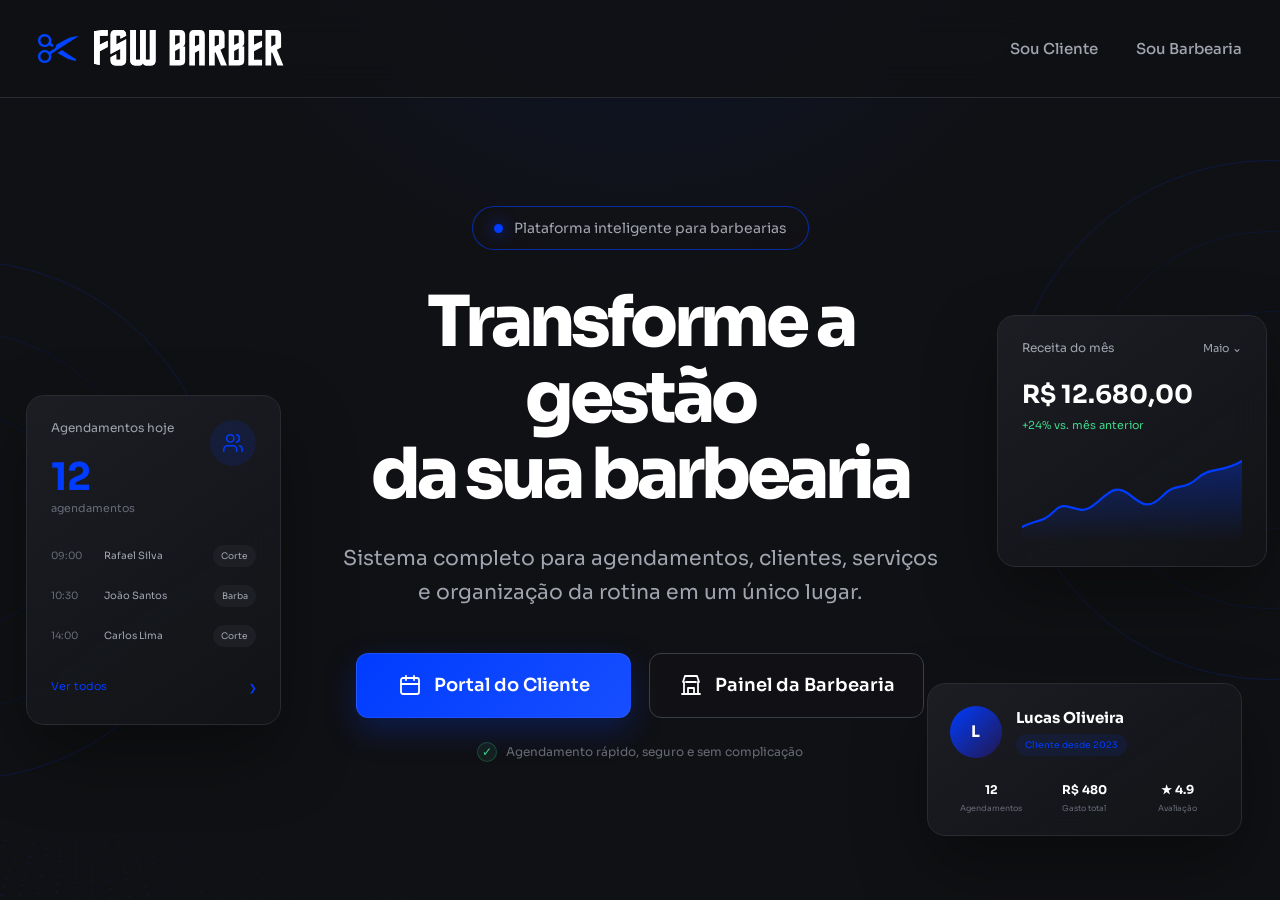
<file: entrada.html>
<!doctype html>
<html lang="pt-BR">
  <head>
    <meta charset="UTF-8" />

    <meta
      name="viewport"
      content="width=device-width, initial-scale=1"
    />

    <meta
      name="description"
      content="BarberExpress: agendamentos e gestão para clientes e barbearias."
    />

    <link
      rel="preconnect"
      href="https://fonts.googleapis.com"
    />

    <link
      rel="preconnect"
      href="https://fonts.gstatic.com"
      crossorigin
    />

    <link
      href="https://fonts.googleapis.com/css2?family=Sora:wght@400;500;600;700;800&display=swap"
      rel="stylesheet"
    />

    <link
      rel="stylesheet"
      href="./entrada.css"
    />

    <title>BarberExpress</title>
  </head>

  <body>
    <div class="background-effects">
      <div class="orb orb-left"></div>
      <div class="orb orb-right"></div>
      <div class="grid-effect"></div>
    </div>

    <header class="header">
      <a
        href="./entrada.html"
        class="brand"
        aria-label="BarberExpress"
      >
        <img
          src="./img/logo/Tesoura.svg"
          alt=""
          class="brand-icon"
        />

        <img
          src="./img/logo/nomeLogo.svg"
          alt="BarberExpress"
          class="brand-name-image"
        />
      </a>

      <nav class="navigation">
        <a href="#cliente">
          Sou Cliente
        </a>

        <a href="#barbearia">
          Sou Barbearia
        </a>

      </nav>

      <button
        type="button"
        class="mobile-menu-button"
        id="mobile-menu-button"
        aria-label="Abrir menu"
        aria-expanded="false"
      >
        <span></span>
        <span></span>
        <span></span>
      </button>
    </header>

    <main class="hero">
      <article
        class="floating-card appointments-card"
        data-parallax="-0.7"
      >
        <header class="card-header">
          <div>
            <span class="card-label">
              Agendamentos hoje
            </span>

            <strong class="large-number">
              12
            </strong>

            <span class="small-description">
              agendamentos
            </span>
          </div>

          <div class="card-icon">
            <svg
              viewBox="0 0 24 24"
              aria-hidden="true"
            >
              <path
                d="M16 21v-2a4 4 0 0 0-4-4H6a4 4 0 0 0-4 4v2"
              />

              <circle
                cx="9"
                cy="7"
                r="4"
              />

              <path
                d="M22 21v-2a4 4 0 0 0-3-3.87"
              />

              <path
                d="M16 3.13a4 4 0 0 1 0 7.75"
              />
            </svg>
          </div>
        </header>

        <div class="appointment-list">
          <div class="appointment-item">
            <time>09:00</time>
            <span>Rafael Silva</span>
            <small>Corte</small>
          </div>

          <div class="appointment-item">
            <time>10:30</time>
            <span>João Santos</span>
            <small>Barba</small>
          </div>

          <div class="appointment-item">
            <time>14:00</time>
            <span>Carlos Lima</span>
            <small>Corte</small>
          </div>
        </div>

        <a
          href="#"
          class="card-link"
        >
          Ver todos
          <span>›</span>
        </a>
      </article>

      <section class="hero-content">
        <div class="hero-badge">
          <span></span>
          Plataforma inteligente para barbearias
        </div>

        <h1>
          Transforme a gestão
          <br />
          da sua barbearia
        </h1>

        <p class="hero-description">
          Sistema completo para agendamentos,
          clientes, serviços e organização da rotina
          em um único lugar.
        </p>

        <div class="hero-actions">
          <button
            type="button"
            class="primary-button"
            id="client-portal-button"
          >
            <svg
              viewBox="0 0 24 24"
              aria-hidden="true"
            >
              <rect
                x="3"
                y="5"
                width="18"
                height="16"
                rx="2"
              />

              <path d="M16 3v4" />
              <path d="M8 3v4" />
              <path d="M3 11h18" />
            </svg>

            Portal do Cliente
          </button>

          <button
            type="button"
            class="secondary-button"
            id="barbershop-panel-button"
          >
            <svg
              viewBox="0 0 24 24"
              aria-hidden="true"
            >
              <path d="M3 21h18" />
              <path d="M5 21V9" />
              <path d="M19 21V9" />
              <path d="M4 9l2-6h12l2 6" />
              <path d="M9 21v-6h6v6" />
              <path d="M7 9h10" />
            </svg>

            Painel da Barbearia
          </button>
        </div>

        <div class="hero-security">
          <span class="security-icon">
            ✓
          </span>

          <span>
            Agendamento rápido, seguro e sem complicação
          </span>
        </div>
      </section>

      <article
        class="floating-card revenue-card"
        data-parallax="0.8"
      >
        <header class="revenue-header">
          <span>Receita do mês</span>

          <button type="button">
            Maio
            <span>⌄</span>
          </button>
        </header>

        <strong>
          R$ 12.680,00
        </strong>

        <small>
          +24% vs. mês anterior
        </small>

        <div class="chart">
          <svg
            viewBox="0 0 320 120"
            preserveAspectRatio="none"
            aria-hidden="true"
          >
            <defs>
              <linearGradient
                id="chartGradient"
                x1="0"
                y1="0"
                x2="0"
                y2="1"
              >
                <stop
                  offset="0%"
                  stop-color="#003cff"
                  stop-opacity="0.35"
                />

                <stop
                  offset="100%"
                  stop-color="#003cff"
                  stop-opacity="0"
                />
              </linearGradient>
            </defs>

            <path
              class="chart-area"
              d="M0 100 C20 90, 30 95, 48 78 C65 62, 80 85, 99 74 C122 60, 132 42, 152 54 C171 66, 181 81, 205 58 C224 40, 235 52, 254 36 C275 18, 290 29, 320 12 L320 120 L0 120 Z"
            />

            <path
              class="chart-line"
              d="M0 100 C20 90, 30 95, 48 78 C65 62, 80 85, 99 74 C122 60, 132 42, 152 54 C171 66, 181 81, 205 58 C224 40, 235 52, 254 36 C275 18, 290 29, 320 12"
            />
          </svg>
        </div>
      </article>

      <article
        class="floating-card customer-card"
        data-parallax="0.45"
      >
        <div class="customer-header">
          <div class="customer-avatar">
            L
          </div>

          <div>
            <strong>Lucas Oliveira</strong>
            <span>Cliente desde 2023</span>
          </div>
        </div>

        <div class="customer-stats">
          <div>
            <strong>12</strong>
            <span>Agendamentos</span>
          </div>

          <div>
            <strong>R$ 480</strong>
            <span>Gasto total</span>
          </div>

          <div>
            <strong>★ 4.9</strong>
            <span>Avaliação</span>
          </div>
        </div>
      </article>
    </main>

    <script src="./entrada.js"></script>
  </body>
</html>
</file>
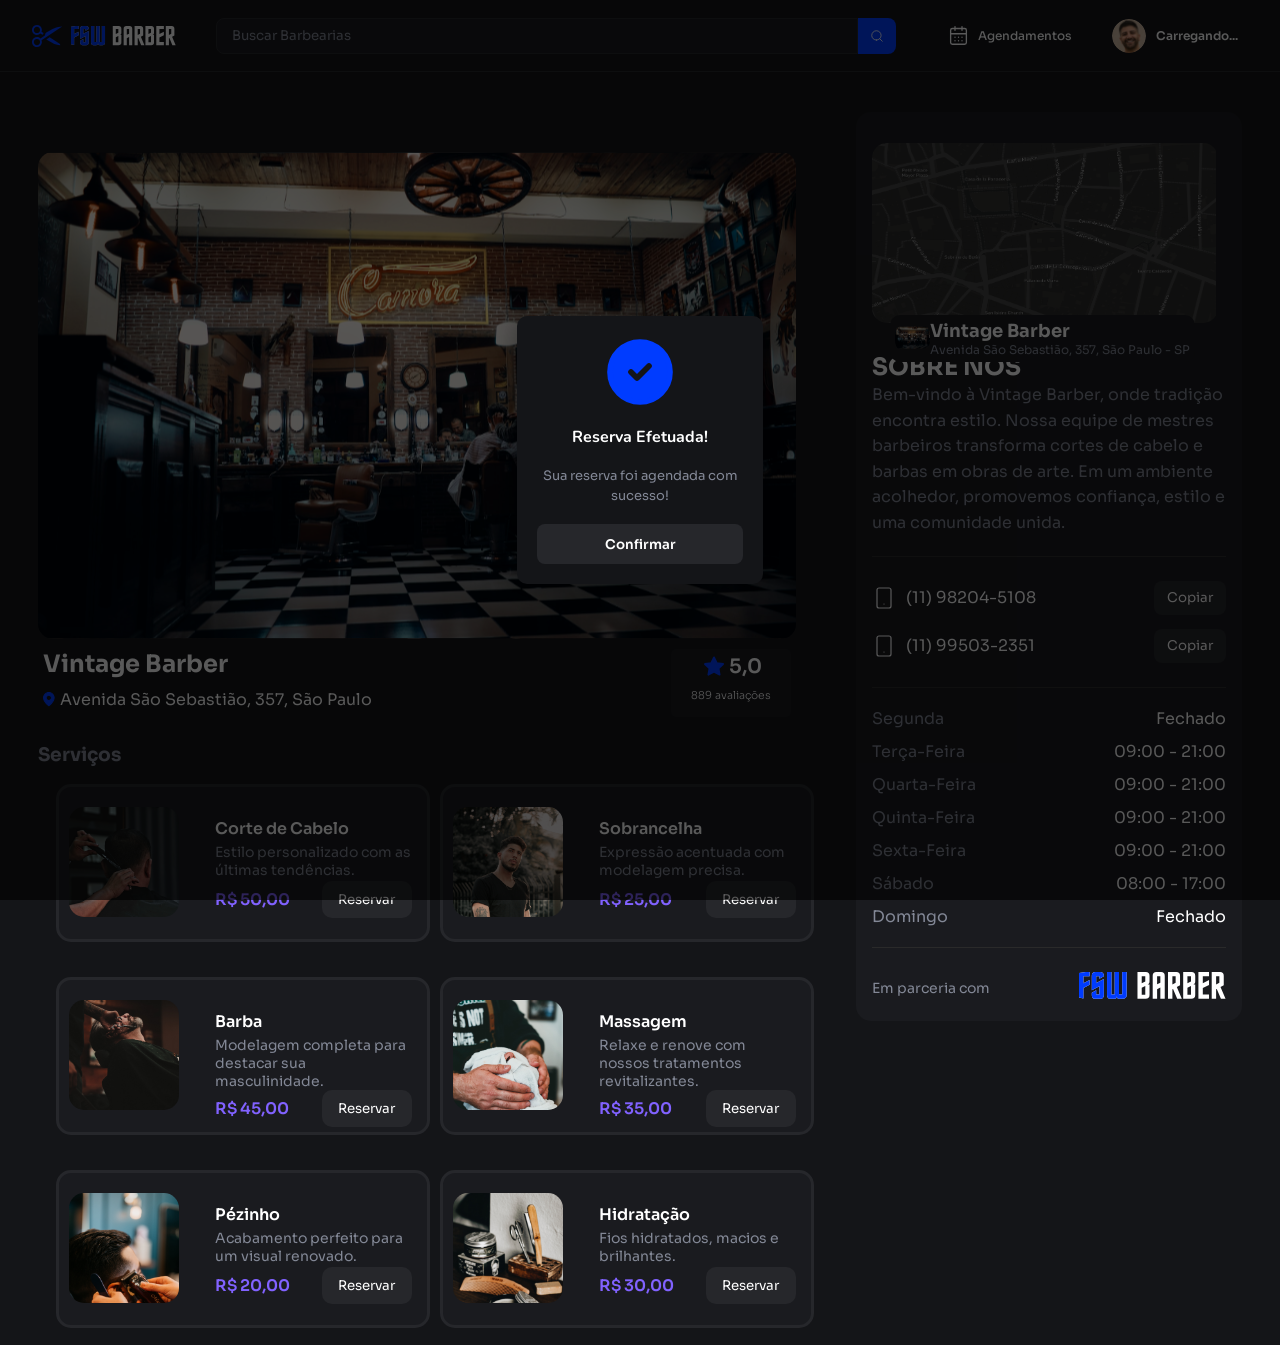
<file: Page/Barbearia/barbearia.html>
<!doctype html>
<html lang="en">
  <head>
    <meta charset="UTF-8" />
    <meta name="viewport" content="width=device-width, initial-scale=1.0" />
    <link rel="stylesheet" href="barbearia.css" />
    <link rel="preconnect" href="https://fonts.googleapis.com" />
    <link rel="preconnect" href="https://fonts.gstatic.com" crossorigin />
    <link
      href="https://fonts.googleapis.com/css2?family=Nunito:ital,wght@0,200..1000;1,200..1000&family=Sora:wght@100..800&display=swap"
      rel="stylesheet" />
    <title>Document</title>
  </head>

  <body>
    <!-- topo do site (header) -->
<header class="topo">
  <div class="logo">
    <a href="/index.html">
      <img
        src="../../img/logo/Tesoura.svg"
        alt="BarberExpress"
      />
    </a>

    <a href="../../index.html">
      <img
        src="../../img/logo/nomeLogo.svg"
        alt="BarberExpress"
      />
    </a>
  </div>

    <div class="busca-container">
      <input type="text" placeholder="Buscar Barbearias" class="buscBarb" />
      <button class="btnPesquisa"></button>
    </div>

  <div class="div_perfil">
    <button
      type="button"
      id="btn-agendamentos-header"
      class="btn-header-agendamentos"
    >
      <img
        src="../../img/icon/agenda.svg"
        alt=""
      />

      <span>Agendamentos</span>
    </button>

    <div class="perfil-user">
      <button
        type="button"
        id="botao-perfil-header"
        class="botao-perfil-header"
      >
        <img
          id="foto-perfil-header"
          src="../../img/logo/perfil.svg"
          alt="Perfil"
        />

        <span id="nomeperfil">Carregando...</span>
      </button>

      <div
        id="menu-usuario-dropdown"
        class="menu-usuario-dropdown"
        hidden
      >
        <div class="avatar-grande">👤</div>

        <h3 id="menu-nome-header">Usuário</h3>

        <p id="menu-email-header">
          email@provedor.com
        </p>

        <hr />

        <button
          type="button"
          id="btn-sair-header"
        >
          Sair da conta
        </button>
      </div>
    </div>
  </div>
</header>
<div class="overlay-reserva" id="popupReserva">
    <div class="reserva-efetuada">

      
            <img src="/img/icon/check-circle.svg" alt="">
        

        <h3>Reserva Efetuada!</h3>

        <p>Sua reserva foi agendada com sucesso!</p>

        <div class="botoes-reserva">
<button id="btnConfirmar" class="btn-confirmar" onclick="fecharPopup()">
    Confirmar
</button>


        </div>

    </div>
</div>

    <div class="container-reserva">
      <div class="title-container-reserva">
        <h3>Fazer Reserva</h3>
        <div>
          <button class="botao-fechar-container-reserva">X</button>
        </div>
      </div>
      <div class="calendario">
        <div class="cabecalho-calendario">
          <button class="seta-calendario" id="btn-prev">&lt;</button>
          <h4 class="H4Calen" id="mes-ano-texto">Julho 2026</h4>
          <button class="seta-calendario" id="btn-next">&gt;</button>
        </div>

        <div class="dias-semana">
          <span>D</span> <span>S</span> <span>T</span> <span>Q</span>
          <span>Q</span> <span>S</span> <span>S</span>
        </div>

        <div class="dias-mes" id="container-dias"></div>
      </div>

      <div class="container-horarios" id="wrapper-horarios">
        <p class="titulo-horarios">Horários disponíveis</p>
        <div class="grade-horarios" id="container-lista-horarios"></div>
      </div>

      <div>
        <button id="botao-confirmar-reserva" onclick="abrirPopup()">Confirmar</button>
      </div>
    </div>

    <!-- Meio do site (Main) -->

    <main class="container">
      <article class="info-card-esquerda">
        <!-- Imagem da Barbearia-->

        <div class="imagem7">
          <img
            class="imagem-barbearia"
            src="../../img/logo/imagem7.svg"
            alt="Imagem da barbearia" />
        </div>
        <!-- Descrição da Barbearia-->

        <section class="descricaoBarbe">
          <div>
            <h2>Vintage Barber</h2>
            <div class="descricaoNome">
              <img
                class="LocalIMG"
                src="../../img/icon/local.svg"
                alt="Icone de Localização" />
              <p>Avenida São Sebastião, 357, São Paulo</p>
            </div>
          </div>

          <!-- Avaliação -->

          <div class="Avaliacao">
            <div class="notaAvaliacao">
              <img
                class="Estrela"
                src="../../img/icon/estrela.svg"
                alt="Icone de estrela" />
              <p class="notaAv">5,0</p>
            </div>

            <h6 class="quantidadeAv">889 avaliações</h6>
          </div>
        </section>

        <!-- Serviços -->
        <br />
        <h3>Serviços</h3>

        <article class="Servicos">
          <div class="servicos-esquerda">
            <div class="Servico">
              <div class="imagemServCont">
                <img
                  class="imagemServico"
                  src="../../img/Servicos/CortedeCabelo.jpg"
                  alt="Servico1" />
                <!-- Imagem do Serviço -->
              </div>
              <div class="contDesc">
                <div class="divDescricao">
                  <p class="Nome">Corte de Cabelo</p>
                  <!-- Nome do Serviço -->
                  <p class="Descricao">
                    Estilo personalizado com as últimas tendências.
                  </p>
                  <!-- Descrição do Serviço -->
                </div>
                <div class="linha-preco-reserva">
                  <p class="Preco">R$ 50,00</p>
                  <!-- Preço do Serviço -->
                  <button class="btnReserva" onclick="Reservar()">
                    Reservar
                  </button>
                </div>
              </div>
            </div>

            <div class="Servico">
              <div class="imagemServCont">
                <img
                  class="imagemServico"
                  src="../../img/Servicos/Barba.jpg"
                  alt="Servico2" />
              </div>
              <div class="contDesc">
                <div class="divDescricao">
                  <p class="Nome">Barba</p>
                  <p class="Descricao">
                    Modelagem completa para destacar sua masculinidade.
                  </p>
                </div>
                <div class="linha-preco-reserva">
                  <p class="Preco">R$ 45,00</p>
                  <button class="btnReserva" onclick="Reservar()">
                    Reservar
                  </button>
                </div>
              </div>
            </div>

            <div class="Servico">
              <div class="imagemServCont">
                <img
                  class="imagemServico"
                  src="../../img/Servicos/Pezinho.jpg"
                  alt="Servico3" />
              </div>
              <div class="contDesc">
                <div class="divDescricao">
                  <p class="Nome">Pézinho</p>
                  <p class="Descricao">
                    Acabamento perfeito para um visual renovado.
                  </p>
                </div>
                <div class="linha-preco-reserva">
                  <p class="Preco">R$ 20,00</p>
                  <button class="btnReserva" onclick="Reservar()">
                    Reservar
                  </button>
                </div>
              </div>
            </div>
          </div>

          <div class="servicos-direita">
            <div class="Servico">
              <div class="imagemServCont">
                <img
                  class="imagemServico"
                  src="../../img/Servicos/Sombrancelha.jpg"
                  alt="Servico4" />
              </div>
              <div class="contDesc">
                <div class="divDescricao">
                  <p class="Nome">Sobrancelha</p>
                  <p class="Descricao">
                    Expressão acentuada com modelagem precisa.
                  </p>
                </div>
                <div class="linha-preco-reserva">
                  <p class="Preco">R$ 25,00</p>
                  <button class="btnReserva" onclick="Reservar()">
                    Reservar
                  </button>
                </div>
              </div>
            </div>

            <div class="Servico">
              <div class="imagemServCont">
                <img
                  class="imagemServico"
                  src="../../img/Servicos/Massagem.jpg"
                  alt="Servico5" />
              </div>
              <div class="contDesc">
                <div class="divDescricao">
                  <p class="Nome">Massagem</p>
                  <p class="Descricao">
                    Relaxe e renove com nossos tratamentos revitalizantes.
                  </p>
                </div>
                <div class="linha-preco-reserva">
                  <p class="Preco">R$ 35,00</p>
                  <button class="btnReserva" onclick="Reservar()">
                    Reservar
                  </button>
                </div>
              </div>
            </div>

            <div class="Servico">
              <div class="imagemServCont">
                <img
                  class="imagemServico"
                  src="../../img/Servicos/Hidratacao.jpg"
                  alt="Servico6" />
              </div>
              <div class="contDesc">
                <div class="divDescricao">
                  <p class="Nome">Hidratação</p>
                  <p class="Descricao">Fios hidratados, macios e brilhantes.</p>
                </div>
                <div class="linha-preco-reserva">
                  <p class="Preco">R$ 30,00</p>
                  <button class="btnReserva" onclick="Reservar()">
                    Reservar
                  </button>
                </div>
              </div>
            </div>
          </div>
        </article>
      </article>

      <!-- aside da página Barbearia -->

      <aside class="info-card-direita">
        <div class="imagemServCont">
          <img
            class="imagemMapa"
            src="../../img/Mapa/MapaBarbeariaEX.png"
            alt="Mapa1" />
        </div>

        <div class="infoBasica">
          <img src="../../img/logo/imagem7.svg" alt="imagem7" />
          <div class="nomeelocal">
            <p class="nome">Vintage Barber</p>
            <p class="local">Avenida São Sebastião, 357, São Paulo - SP</p>
          </div>
        </div>

        <div class="sobrenos">
          <h2>SOBRE NÓS</h2>
          <p>
            Bem-vindo à Vintage Barber, onde tradição encontra estilo. Nossa
            equipe de mestres barbeiros transforma cortes de cabelo e barbas em
            obras de arte. Em um ambiente acolhedor, promovemos confiança,
            estilo e uma comunidade unida.
          </p>
        </div>

        <div class="telefoneCopy">
          <div>
            <p class="tel">
              <img src="../../img/icon/telefone.svg" alt="icone Telefone" />
              (11) 98204-5108
            </p>
            <button>Copiar</button>
          </div>

          <div>
            <p class="tel">
              <img src="../../img/icon/telefone.svg" alt="icone Telefone" />
              (11) 99503-2351
            </p>
            <button class="copyButton">Copiar</button>
          </div>
        </div>

        <div class="horarios-Da-Semana">
          <div class="coluna1">
            <p>Segunda</p>
            <p>Terça-Feira</p>
            <p>Quarta-Feira</p>
            <p>Quinta-Feira</p>
            <p>Sexta-Feira</p>
            <p>Sábado</p>
            <p>Domingo</p>
          </div>

          <div class="coluna2">
            <p>Fechado</p>
            <p>09:00 - 21:00</p>
            <p>09:00 - 21:00</p>
            <p>09:00 - 21:00</p>
            <p>09:00 - 21:00</p>
            <p>08:00 - 17:00</p>
            <p>Fechado</p>
          </div>
        </div>
        <div class="lop">
          <div class="parceria">
            <p>Em parceria com</p>
          </div>
          <div class="logoP">
            <img
              src="../../img/logo/nomeLogo.svg"
              alt="Logo do BarberExpress" />
          </div>
        </div>
      </aside>
    </main>
    <script src="../../render.js"></script>
    <script src="script.js"></script>
  </body>

  <Script>
const popupReserva = document.getElementById("popupReserva");
const btnConfirmar = document.getElementById("btnConfirmar");

function abrirPopup() {
    popupReserva.style.display = "flex";
}

function fecharPopup() {
    popupReserva.style.display = "none";
}

// Fecha o popup ao clicar no botão
btnConfirmar.addEventListener("click", fecharPopup);
  </Script>
</html>
</file>
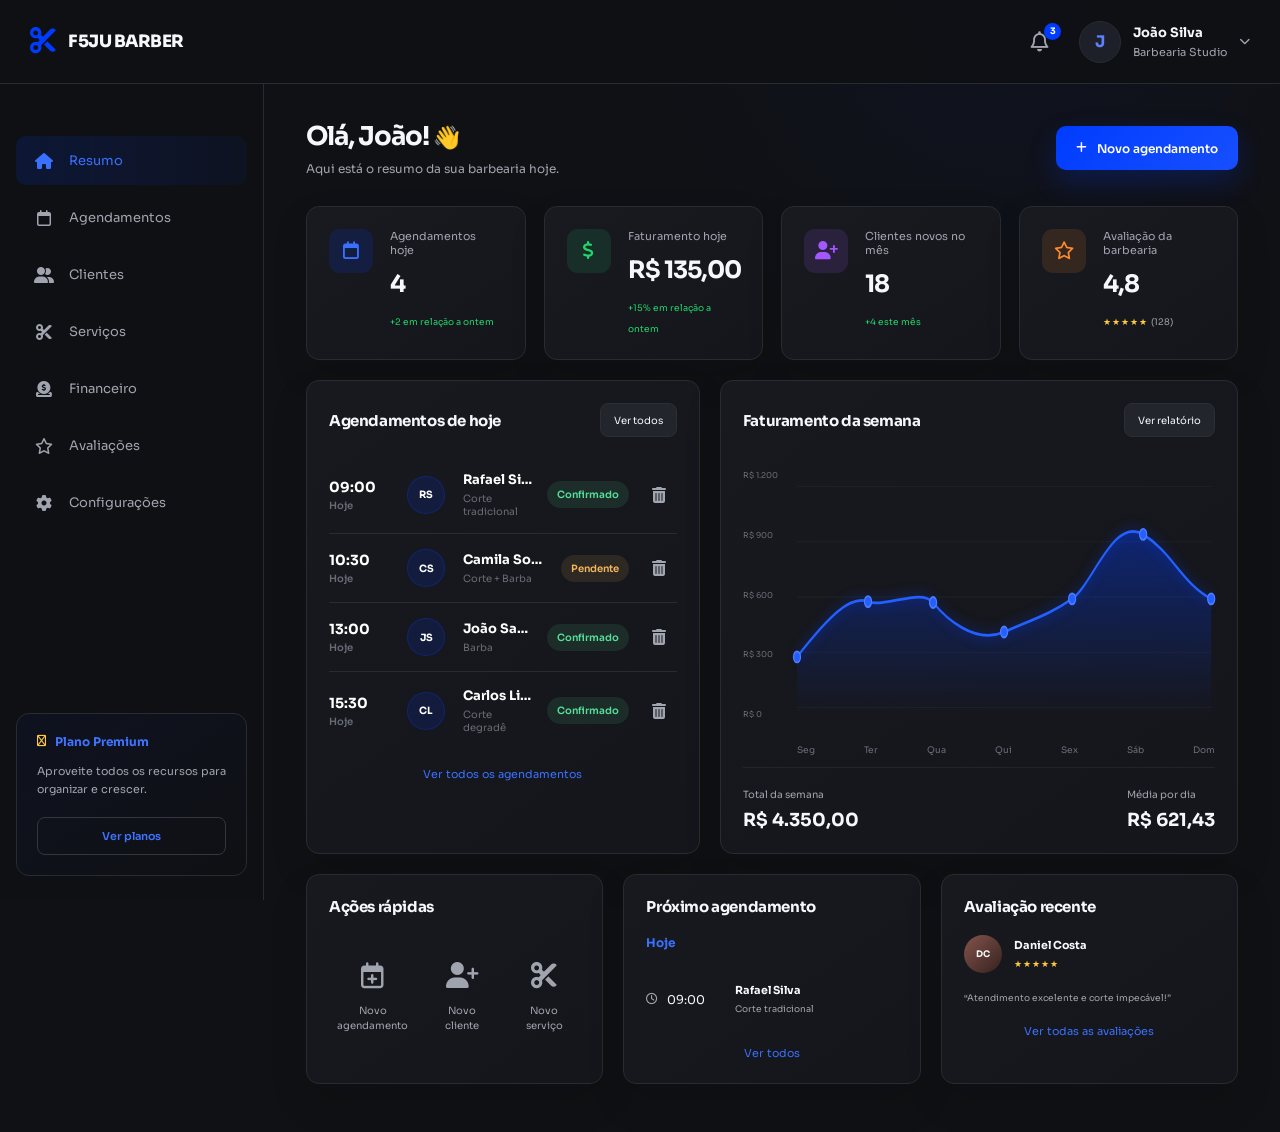
<file: Page/Barbeiro/barbeiro.html>
<!DOCTYPE html>
<html lang="pt-br">
<head>
  <meta charset="UTF-8" />
  <meta name="viewport" content="width=device-width, initial-scale=1.0" />
  <title>Painel da Barbearia | BarberExpress</title>

  <link rel="preconnect" href="https://fonts.googleapis.com" />
  <link rel="preconnect" href="https://fonts.gstatic.com" crossorigin />
  <link
    href="https://fonts.googleapis.com/css2?family=Sora:wght@300;400;500;600;700;800&display=swap"
    rel="stylesheet"
  />

  <link
    rel="stylesheet"
    href="https://cdnjs.cloudflare.com/ajax/libs/font-awesome/6.5.2/css/all.min.css"
  />

  <link rel="stylesheet" href="./barbeiro.css" />
</head>
<body>
  <header class="topo">
    <a class="marca" href="#">
      <span class="marca-icone">
        <i class="fa-solid fa-scissors"></i>
      </span>

      <span class="marca-texto">F5JU BARBER</span>
    </a>

    <div class="topo-acoes">
      <button class="botao-icone" type="button" aria-label="Notificações">
        <i class="fa-regular fa-bell"></i>
        <span class="notificacao-contador">3</span>
      </button>

      <button class="perfil" type="button">
        <span class="perfil-avatar">J</span>

        <span class="perfil-dados">
          <strong id="nomeProprietario">João Silva</strong>
          <small id="nomeBarbearia">Barbearia Studio</small>
        </span>

        <i class="fa-solid fa-chevron-down"></i>
      </button>
    </div>
  </header>

  <div class="layout">
    <aside class="menu-lateral">
      <nav class="menu-navegacao">
        <a class="menu-item ativo" href="#">
          <i class="fa-solid fa-house"></i>
          <span>Resumo</span>
        </a>

        <a class="menu-item" href="#">
          <i class="fa-regular fa-calendar"></i>
          <span>Agendamentos</span>
        </a>

        <a class="menu-item" href="#">
          <i class="fa-solid fa-user-group"></i>
          <span>Clientes</span>
        </a>

        <a class="menu-item" href="#">
          <i class="fa-solid fa-scissors"></i>
          <span>Serviços</span>
        </a>

        <a class="menu-item" href="#">
          <i class="fa-solid fa-circle-dollar-to-slot"></i>
          <span>Financeiro</span>
        </a>

        <a class="menu-item" href="#">
          <i class="fa-regular fa-star"></i>
          <span>Avaliações</span>
        </a>

        <a class="menu-item" href="#">
          <i class="fa-solid fa-gear"></i>
          <span>Configurações</span>
        </a>
      </nav>

      <div class="plano-card">
        <div class="plano-titulo">
          <i class="fa-regular fa-crown"></i>
          <strong>Plano Premium</strong>
        </div>

        <p>Aproveite todos os recursos para organizar e crescer.</p>

        <button type="button">Ver planos</button>
      </div>
    </aside>

    <main class="conteudo">
      <section class="cabecalho-pagina">
        <div>
          <h1>Olá, João! <span>👋</span></h1>
          <p>Aqui está o resumo da sua barbearia hoje.</p>
        </div>

        <button class="botao-principal" id="btnNovoAgendamento" type="button">
          <i class="fa-solid fa-plus"></i>
          Novo agendamento
        </button>
      </section>

      <section class="metricas">
        <article class="card-metrica">
          <span class="icone-metrica azul">
            <i class="fa-regular fa-calendar"></i>
          </span>

          <div>
            <p>Agendamentos hoje</p>
            <strong id="totalAgendamentos">12</strong>
            <small class="positivo">+2 em relação a ontem</small>
          </div>
        </article>

        <article class="card-metrica">
          <span class="icone-metrica verde">
            <i class="fa-solid fa-dollar-sign"></i>
          </span>

          <div>
            <p>Faturamento hoje</p>
            <strong id="faturamentoHoje">R$ 850,00</strong>
            <small class="positivo">+15% em relação a ontem</small>
          </div>
        </article>

        <article class="card-metrica">
          <span class="icone-metrica roxo">
            <i class="fa-solid fa-user-plus"></i>
          </span>

          <div>
            <p>Clientes novos no mês</p>
            <strong id="clientesNovos">18</strong>
            <small class="positivo">+4 este mês</small>
          </div>
        </article>

        <article class="card-metrica">
          <span class="icone-metrica laranja">
            <i class="fa-regular fa-star"></i>
          </span>

          <div>
            <p>Avaliação da barbearia</p>
            <strong>4,8</strong>
            <small class="avaliacao-estrelas">★★★★★ <span>(128)</span></small>
          </div>
        </article>
      </section>

      <section class="grade-principal">
        <article class="painel-card agenda-hoje">
          <div class="painel-titulo">
            <h2>Agendamentos de hoje</h2>
            <button type="button">Ver todos</button>
          </div>

          <div class="lista-agendamentos" id="listaAgendamentos"></div>

          <button class="link-card" type="button">
            Ver todos os agendamentos
          </button>
        </article>

        <article class="painel-card faturamento">
          <div class="painel-titulo">
            <h2>Faturamento da semana</h2>
            <button type="button">Ver relatório</button>
          </div>

          <div class="grafico-area">
            <div class="grafico-linhas">
              <span>R$ 1.200</span>
              <span>R$ 900</span>
              <span>R$ 600</span>
              <span>R$ 300</span>
              <span>R$ 0</span>
            </div>

            <svg
              class="grafico-svg"
              viewBox="0 0 700 280"
              preserveAspectRatio="none"
              aria-label="Gráfico fictício de faturamento semanal"
            >
              <defs>
                <linearGradient id="areaAzul" x1="0" x2="0" y1="0" y2="1">
                  <stop offset="0%" stop-color="#003cff" stop-opacity="0.38" />
                  <stop offset="100%" stop-color="#003cff" stop-opacity="0" />
                </linearGradient>
              </defs>

              <g class="grade-grafico">
                <line x1="0" y1="20" x2="700" y2="20" />
                <line x1="0" y1="80" x2="700" y2="80" />
                <line x1="0" y1="140" x2="700" y2="140" />
                <line x1="0" y1="200" x2="700" y2="200" />
                <line x1="0" y1="260" x2="700" y2="260" />
              </g>

              <path
                class="grafico-area-preenchida"
                d="M 0 205
                   C 55 160, 90 138, 120 145
                   S 210 130, 230 146
                   S 300 192, 350 178
                   S 430 158, 465 142
                   S 535 52, 585 72
                   S 650 125, 700 142
                   L 700 270
                   L 0 270 Z"
              />

              <path
                class="grafico-linha"
                d="M 0 205
                   C 55 160, 90 138, 120 145
                   S 210 130, 230 146
                   S 300 192, 350 178
                   S 430 158, 465 142
                   S 535 52, 585 72
                   S 650 125, 700 142"
              />

              <g class="pontos-grafico">
                <circle cx="0" cy="205" r="6" />
                <circle cx="120" cy="145" r="6" />
                <circle cx="230" cy="146" r="6" />
                <circle cx="350" cy="178" r="6" />
                <circle cx="465" cy="142" r="6" />
                <circle cx="585" cy="72" r="6" />
                <circle cx="700" cy="142" r="6" />
              </g>
            </svg>

            <div class="dias-grafico">
              <span>Seg</span>
              <span>Ter</span>
              <span>Qua</span>
              <span>Qui</span>
              <span>Sex</span>
              <span>Sáb</span>
              <span>Dom</span>
            </div>
          </div>

          <div class="resumo-faturamento">
            <div>
              <span>Total da semana</span>
              <strong>R$ 4.350,00</strong>
            </div>

            <div>
              <span>Média por dia</span>
              <strong>R$ 621,43</strong>
            </div>
          </div>
        </article>
      </section>

      <section class="grade-secundaria">
        <article class="painel-card">
          <div class="painel-titulo">
            <h2>Ações rápidas</h2>
          </div>

          <div class="acoes-rapidas">
            <button type="button" data-acao="agendamento">
              <i class="fa-regular fa-calendar-plus"></i>
              <span>Novo agendamento</span>
            </button>

            <button type="button" data-acao="cliente">
              <i class="fa-solid fa-user-plus"></i>
              <span>Novo cliente</span>
            </button>

            <button type="button" data-acao="servico">
              <i class="fa-solid fa-scissors"></i>
              <span>Novo serviço</span>
            </button>
          </div>
        </article>

        <article class="painel-card proximo-agendamento">
          <div class="painel-titulo">
            <h2>Próximo agendamento</h2>
          </div>

          <strong class="data-proximo">Amanhã · 30 de julho</strong>

          <div class="proximo-detalhes">
            <span>
              <i class="fa-regular fa-clock"></i>
              09:00
            </span>

            <div>
              <strong>Felipe Andrade</strong>
              <small>Corte + Barba</small>
            </div>
          </div>

          <button class="link-card" type="button">Ver todos</button>
        </article>

        <article class="painel-card avaliacao-card">
          <div class="painel-titulo">
            <h2>Avaliação recente</h2>
          </div>

          <div class="avaliacao-cliente">
            <span class="avaliacao-avatar">DC</span>

            <div>
              <strong>Daniel Costa</strong>
              <div class="avaliacao-estrelas">★★★★★</div>
            </div>
          </div>

          <blockquote>
            “Atendimento excelente e corte impecável!”
          </blockquote>

          <button class="link-card" type="button">
            Ver todas as avaliações
          </button>
        </article>
      </section>
    </main>
  </div>

  <div class="modal" id="modalAgendamento" aria-hidden="true">
    <div class="modal-fundo" data-fechar-modal></div>

    <div class="modal-conteudo" role="dialog" aria-modal="true">
      <div class="modal-cabecalho">
        <div>
          <h2>Novo agendamento</h2>
          <p>Adicione um agendamento fictício à lista.</p>
        </div>

        <button
          class="botao-fechar"
          type="button"
          data-fechar-modal
          aria-label="Fechar"
        >
          <i class="fa-solid fa-xmark"></i>
        </button>
      </div>

      <form id="formNovoAgendamento">
        <label>
          Nome do cliente
          <input
            id="clienteAgendamento"
            type="text"
            placeholder="Ex: Pedro Martins"
            required
          />
        </label>

        <label>
          Serviço
          <select id="servicoAgendamento" required>
            <option value="">Selecione</option>
            <option>Corte tradicional</option>
            <option>Corte + Barba</option>
            <option>Barba</option>
            <option>Corte degradê</option>
          </select>
        </label>

        <div class="modal-grid">
          <label>
            Horário
            <input id="horarioAgendamento" type="time" required />
          </label>

          <label>
            Status
            <select id="statusAgendamento" required>
              <option value="confirmado">Confirmado</option>
              <option value="pendente">Pendente</option>
            </select>
          </label>
        </div>

        <button class="botao-principal modal-salvar" type="submit">
          Salvar agendamento
        </button>
      </form>
    </div>
  </div>

  <div class="toast" id="toast"></div>

  <script src="./barbeiro.js"></script>
</body>
</html>
</file>
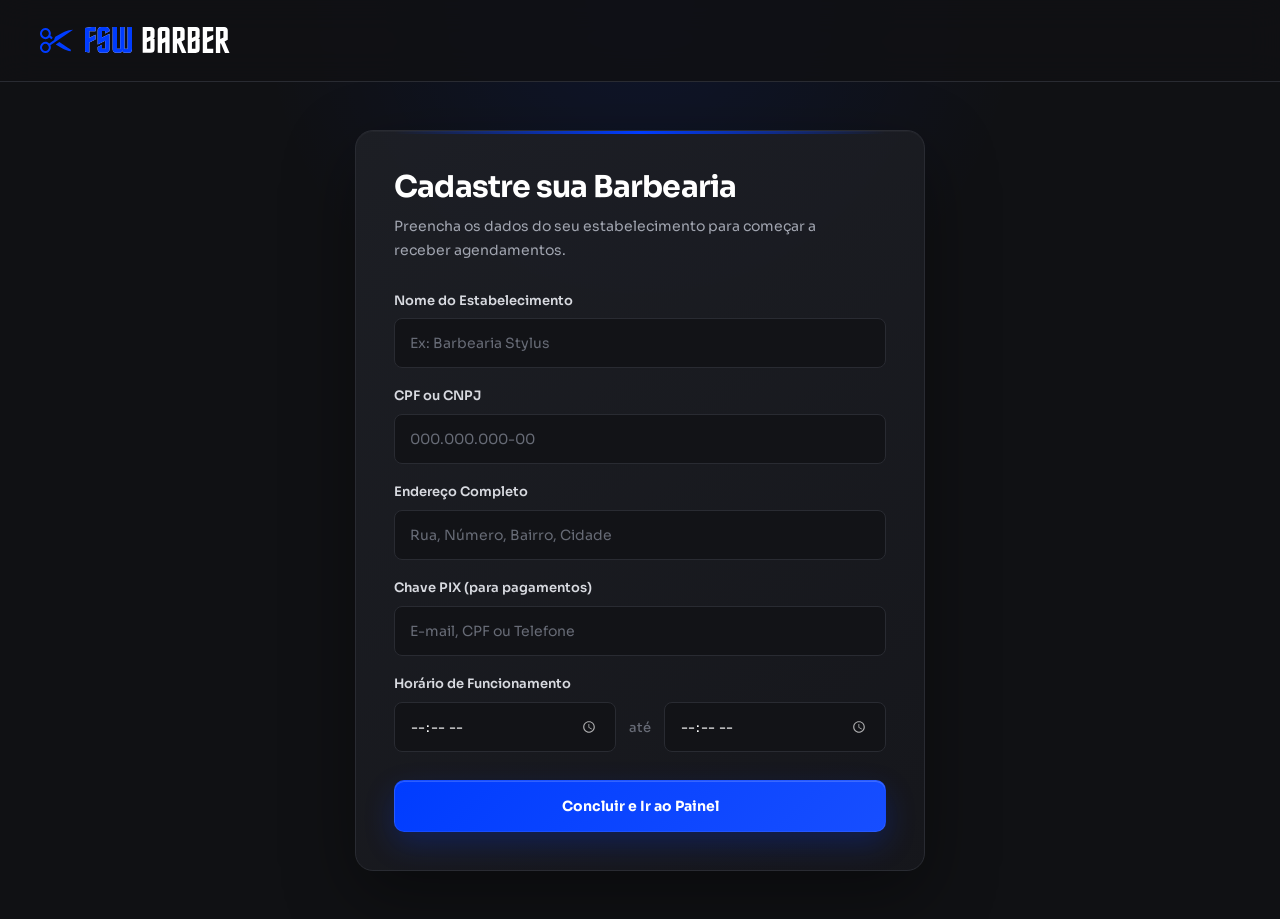
<file: Page/Barbeiro/BarbeiroJob/barbeirojob.html>
<!DOCTYPE html>
<html lang="pt-br">
<head>
    <meta charset="UTF-8" />
    <meta name="viewport" content="width=device-width, initial-scale=1.0" />
    <title>Cadastrar Barbearia | BarberJob</title>
    
    <link rel="preconnect" href="https://fonts.googleapis.com" />
    <link rel="preconnect" href="https://fonts.gstatic.com" crossorigin />
    <link href="https://fonts.googleapis.com/css2?family=Sora:wght@100..800&display=swap" rel="stylesheet" />
    
    <link rel="stylesheet" href="../barbeiro.css" />
    <link rel="stylesheet" href="./barbeirojob.css" />
</head>
<body>

    <header class="topo">
        <div class="logo">
            <a id="Tesoura" href="../index.html">
                <img src="../../../img/logo/Tesoura.svg" alt="Logo" />
            </a>
            <a id="BarberExpress" href="../index.html">
                <img src="../../../img/logo/nomeLogo.svg" alt="BarberExpress" />
            </a>
        </div>
    </header>

    <main class="container-job">
        <div class="box-cadastro-barbearia">
            <h2>Cadastre sua Barbearia</h2>
            <p>Preencha os dados do seu estabelecimento para começar a receber agendamentos.</p>

            <form id="formBarbeariaJob">
                <div class="campo-input">
                    <label for="nomeEstabelecimento">Nome do Estabelecimento</label>
                    <input type="text" id="nomeEstabelecimento" placeholder="Ex: Barbearia Stylus" required />
                </div>

                <div class="campo-input">
                    <label for="cnpjOuCpf">CPF ou CNPJ</label>
                    <input type="text" id="cnpjOuCpf" placeholder="000.000.000-00" required />
                </div>

                <div class="campo-input">
                    <label for="endereco">Endereço Completo</label>
                    <input type="text" id="endereco" placeholder="Rua, Número, Bairro, Cidade" required />
                </div>

                <div class="campo-input">
                    <label for="chavePix">Chave PIX (para pagamentos)</label>
                    <input type="text" id="chavePix" placeholder="E-mail, CPF ou Telefone" required />
                </div>

                <div class="campo-input">
                    <label for="horarioAbertura">Horário de Funcionamento</label>
                    <div class="grid-horarios">
                        <input type="time" id="horarioAbertura" required />
                        <span>até</span>
                        <input type="time" id="horarioFechamento" required />
                    </div>
                </div>

                <button type="submit" class="btn-salvar-barbearia">Concluir e Ir ao Painel</button>
            </form>
        </div>
    </main>

    <script>
        document.getElementById('formBarbeariaJob').addEventListener('submit', (e) => {
            e.preventDefault();
            
            const dadosBarbearia = {
                nomeBarbearia: document.getElementById('nomeEstabelecimento').value,
                documento: document.getElementById('cnpjOuCpf').value,
                endereco: document.getElementById('endereco').value,
                pix: document.getElementById('chavePix').value,
                abertura: document.getElementById('horarioAbertura').value,
                fechamento: document.getElementById('horarioFechamento').value
            };

            localStorage.setItem('dadosBarbearia', JSON.stringify(dadosBarbearia));
            alert('Barbearia configurada com sucesso!');

            // Redireciona para o Painel da Barbearia
            window.location.href = './painel.html';
        });
    </script>
</body>
</html>
</file>
<file: entrada.css>
:root {
  --dark-purple: #22174d;
  --primary-blue: #003cff;
  --primary-blue-hover: #174eff;

  --background: #101114;
  --surface: #18191e;
  --surface-hover: #1d1f25;
  --input-background: #121317;

  --border: #292b32;
  --border-hover: #3b3e48;

  --text-primary: #ffffff;
  --text-secondary: #a1a5b0;
  --text-muted: #676b76;

  --success: #40d78b;

  --font-primary: "Sora", sans-serif;

  --radius-small: 8px;
  --radius-medium: 12px;
  --radius-large: 18px;

  --transition-fast: 0.2s ease;
  --transition-normal: 0.3s ease;
}

* {
  margin: 0;
  padding: 0;
  box-sizing: border-box;
}

html {
  scroll-behavior: smooth;
}

body {
  min-height: 100vh;

  color: var(--text-primary);
  background:
    radial-gradient(
      circle at 50% -20%,
      rgba(0, 60, 255, 0.12),
      transparent 38%
    ),
    var(--background);

  font-family: var(--font-primary);

  overflow-x: hidden;
}

button,
a {
  font: inherit;
}

button {
  cursor: pointer;
}

a {
  color: inherit;
  text-decoration: none;
}

button:focus-visible,
a:focus-visible {
  outline: 3px solid rgba(0, 60, 255, 0.4);
  outline-offset: 3px;
}

/* ================================
   FUNDO
================================ */

.background-effects {
  position: fixed;
  inset: 0;
  z-index: -1;

  pointer-events: none;
  overflow: hidden;
}

.orb {
  position: absolute;

  width: 520px;
  height: 520px;

  border: 1px solid rgba(0, 60, 255, 0.2);
  border-radius: 50%;
}

.orb::before,
.orb::after {
  content: "";

  position: absolute;
  inset: 70px;

  border: 1px solid rgba(0, 60, 255, 0.12);
  border-radius: inherit;
}

.orb::after {
  inset: 150px;
}

.orb-left {
  top: 260px;
  left: -300px;
}

.orb-right {
  top: 160px;
  right: -250px;
}

.grid-effect {
  position: absolute;
  left: -120px;
  bottom: -110px;

  width: 520px;
  height: 260px;

  background-image:
    radial-gradient(
      rgba(0, 60, 255, 0.55) 1.2px,
      transparent 1.2px
    );

  background-size: 17px 17px;

  opacity: 0.35;

  transform:
    perspective(420px)
    rotateX(62deg)
    rotateZ(-7deg);

  mask-image:
    linear-gradient(
      to right,
      black,
      transparent
    );
}

/* ================================
   HEADER
================================ */

.header {
  position: relative;
  z-index: 100;

  min-height: 98px;

  display: flex;
  align-items: center;
  justify-content: space-between;

  padding: 0 3%;

  background-color:
    rgba(16, 17, 20, 0.78);

  border-bottom:
    1px solid var(--border);

  backdrop-filter: blur(18px);
  -webkit-backdrop-filter: blur(18px);
}

.brand {
  display: flex;
  align-items: center;

  gap: 14px;
}

.brand-icon {
  width: 42px;
  height: 42px;

  object-fit: contain;

  filter:
    brightness(0)
    saturate(100%)
    invert(21%)
    sepia(98%)
    saturate(6000%)
    hue-rotate(229deg)
    brightness(99%)
    contrast(108%);
}

.brand-name-image {
  width: 190px;
  max-height: 40px;

  object-fit: contain;

  filter:
    brightness(0)
    invert(1);
}

.navigation {
  display: flex;
  align-items: center;

  gap: 38px;
}

.navigation > a {
  color: var(--text-secondary);

  font-size: 15px;
  font-weight: 500;

  transition:
    color var(--transition-fast);
}

.navigation > a:hover {
  color: var(--text-primary);
}

.access-button,
.primary-button {
  min-height: 52px;

  display: inline-flex;
  align-items: center;
  justify-content: center;

  gap: 12px;

  padding: 0 24px;

  color: var(--text-primary);
  background:
    linear-gradient(
      135deg,
      var(--primary-blue),
      var(--primary-blue-hover)
    );

  border: 1px solid
    rgba(255, 255, 255, 0.08);

  border-radius: var(--radius-medium);

  font-weight: 600;

  box-shadow:
    0 12px 32px
    rgba(0, 60, 255, 0.25);

  transition:
    transform var(--transition-fast),
    box-shadow var(--transition-fast),
    filter var(--transition-fast);
}

.access-button {
  min-height: 54px;
  padding: 0 27px;
}

.access-button:hover,
.primary-button:hover {
  transform: translateY(-2px);

  box-shadow:
    0 16px 40px
    rgba(0, 60, 255, 0.38);

  filter: brightness(1.08);
}

.mobile-menu-button {
  width: 44px;
  height: 44px;

  display: none;
  flex-direction: column;
  align-items: center;
  justify-content: center;

  gap: 5px;

  background-color: var(--surface);

  border: 1px solid var(--border);
  border-radius: var(--radius-medium);
}

.mobile-menu-button span {
  width: 20px;
  height: 2px;

  background-color: var(--text-primary);

  border-radius: 99px;
}

/* ================================
   HERO
================================ */

.hero {
  position: relative;

  min-height:
    calc(100vh - 98px);

  display: flex;
  align-items: center;
  justify-content: center;

  padding:
    100px
    340px
    130px;
}

.hero-content {
  position: relative;
  z-index: 10;

  width: min(780px, 100%);

  display: flex;
  flex-direction: column;
  align-items: center;

  text-align: center;
}

.hero-badge {
  display: inline-flex;
  align-items: center;

  gap: 11px;

  margin-bottom: 34px;
  padding: 12px 21px;

  color: var(--text-secondary);
  background:
    rgba(18, 19, 23, 0.78);

  border:
    1px solid rgba(0, 60, 255, 0.6);

  border-radius: 999px;

  font-size: 14px;
}

.hero-badge span {
  width: 9px;
  height: 9px;

  background-color:
    var(--primary-blue);

  border-radius: 50%;

  box-shadow:
    0 0 16px
    rgba(0, 60, 255, 0.9);
}

.hero h1 {
  max-width: 840px;

  font-size:
    clamp(44px, 5.5vw, 78px);

  font-weight: 800;
  line-height: 1.08;
  letter-spacing: -4px;
}

.hero-description {
  max-width: 690px;

  margin-top: 30px;

  color: var(--text-secondary);

  font-size:
    clamp(17px, 1.6vw, 22px);

  line-height: 1.65;
}

.hero-actions {
  display: flex;
  align-items: center;
  justify-content: center;

  gap: 18px;

  margin-top: 43px;
}

.primary-button,
.secondary-button {
  min-width: 275px;
  min-height: 65px;

  padding: 0 27px;

  border-radius: var(--radius-medium);

  font-size: 18px;
  font-weight: 600;
}

.primary-button svg,
.secondary-button svg {
  width: 24px;
  height: 24px;

  fill: none;
  stroke: currentColor;
  stroke-width: 1.8;
  stroke-linecap: round;
  stroke-linejoin: round;
}

.secondary-button {
  display: inline-flex;
  align-items: center;
  justify-content: center;

  gap: 12px;

  color: var(--text-primary);
  background:
    rgba(18, 19, 23, 0.78);

  border: 1px solid var(--border-hover);

  transition:
    background var(--transition-fast),
    border-color var(--transition-fast),
    transform var(--transition-fast);
}

.secondary-button:hover {
  background-color: var(--surface-hover);
  border-color: var(--text-muted);

  transform: translateY(-2px);
}

.hero-security {
  display: flex;
  align-items: center;
  justify-content: center;

  gap: 9px;

  margin-top: 24px;

  color: var(--text-muted);

  font-size: 12px;
}

.security-icon {
  width: 20px;
  height: 20px;

  display: flex;
  align-items: center;
  justify-content: center;

  color: var(--success);
  background:
    rgba(64, 215, 139, 0.08);

  border:
    1px solid rgba(64, 215, 139, 0.22);

  border-radius: 50%;
}

/* ================================
   CARDS FLUTUANTES
================================ */

.floating-card {
  position: absolute;
  z-index: 5;

  background:
    linear-gradient(
      145deg,
      rgba(29, 31, 37, 0.92),
      rgba(18, 19, 23, 0.86)
    );

  border: 1px solid var(--border);
  border-radius: var(--radius-large);

  box-shadow:
    0 30px 70px
    rgba(0, 0, 0, 0.35);

  backdrop-filter: blur(18px);
  -webkit-backdrop-filter: blur(18px);

  transition:
    transform 0.15s linear;
}

.appointments-card {
  top: 37%;
  left: 2%;

  width: 255px;

  padding: 24px;
}

.card-header {
  display: flex;
  align-items: flex-start;
  justify-content: space-between;
}

.card-header > div:first-child {
  display: flex;
  flex-direction: column;
}

.card-label,
.revenue-header span {
  color: var(--text-secondary);

  font-size: 12px;
}

.large-number {
  margin-top: 23px;

  color: var(--primary-blue);

  font-size: 38px;
  line-height: 1;
}

.small-description {
  margin-top: 5px;

  color: var(--text-muted);

  font-size: 11px;
}

.card-icon {
  width: 46px;
  height: 46px;

  display: flex;
  align-items: center;
  justify-content: center;

  color: var(--primary-blue);
  background:
    rgba(0, 60, 255, 0.12);

  border-radius: 50%;
}

.card-icon svg {
  width: 22px;
  height: 22px;

  fill: none;
  stroke: currentColor;
  stroke-width: 1.7;
  stroke-linecap: round;
  stroke-linejoin: round;
}

.appointment-list {
  display: flex;
  flex-direction: column;

  gap: 18px;

  margin-top: 30px;
}

.appointment-item {
  display: grid;
  grid-template-columns:
    45px
    1fr
    auto;

  align-items: center;

  gap: 8px;

  font-size: 10px;
}

.appointment-item time {
  color: var(--text-muted);
}

.appointment-item span {
  color: var(--text-secondary);
}

.appointment-item small {
  padding: 5px 8px;

  color: var(--text-secondary);
  background-color: var(--surface-hover);

  border-radius: 999px;

  font-size: 9px;
}

.card-link {
  display: flex;
  align-items: center;
  justify-content: space-between;

  margin-top: 26px;

  color: var(--primary-blue);

  font-size: 11px;
}

.card-link span {
  font-size: 22px;
}

.revenue-card {
  top: 27%;
  right: 1%;

  width: 270px;

  padding: 24px;
}

.revenue-header {
  display: flex;
  align-items: center;
  justify-content: space-between;
}

.revenue-header button {
  color: var(--text-secondary);
  background-color: transparent;

  border: none;

  font-size: 11px;
}

.revenue-card > strong {
  display: block;

  margin-top: 24px;

  font-size: 25px;
}

.revenue-card > small {
  display: block;

  margin-top: 8px;

  color: var(--success);

  font-size: 11px;
}

.chart {
  height: 90px;

  margin-top: 20px;
}

.chart svg {
  width: 100%;
  height: 100%;
}

.chart-area {
  fill: url("#chartGradient");
}

.chart-line {
  fill: none;
  stroke: var(--primary-blue);
  stroke-width: 3;
  stroke-linecap: round;
}

.customer-card {
  right: 3%;
  bottom: 8%;

  width: 315px;

  padding: 22px;
}

.customer-header {
  display: flex;
  align-items: center;

  gap: 14px;
}

.customer-avatar {
  width: 52px;
  height: 52px;

  display: flex;
  align-items: center;
  justify-content: center;

  background:
    linear-gradient(
      135deg,
      var(--primary-blue),
      var(--dark-purple)
    );

  border-radius: 50%;

  font-weight: 700;
}

.customer-header > div:last-child {
  display: flex;
  flex-direction: column;

  gap: 7px;
}

.customer-header strong {
  font-size: 15px;
}

.customer-header span {
  width: max-content;

  padding: 5px 9px;

  color: var(--primary-blue);
  background:
    rgba(0, 60, 255, 0.1);

  border-radius: 999px;

  font-size: 9px;
}

.customer-stats {
  display: grid;
  grid-template-columns:
    repeat(3, 1fr);

  gap: 10px;

  margin-top: 24px;
}

.customer-stats > div {
  display: flex;
  flex-direction: column;
  align-items: center;

  gap: 6px;

  text-align: center;
}

.customer-stats strong {
  font-size: 12px;
}

.customer-stats span {
  color: var(--text-muted);

  font-size: 8px;
}

/* ================================
   SEÇÕES
================================ */

.audience-section {
  width: min(1180px, calc(100% - 40px));

  display: grid;
  grid-template-columns: 1fr 1fr;
  align-items: center;

  gap: 90px;

  margin: 0 auto 120px;
  padding: 60px;

  background:
    linear-gradient(
      145deg,
      rgba(24, 25, 30, 0.86),
      rgba(18, 19, 23, 0.72)
    );

  border: 1px solid var(--border);
  border-radius: 28px;

  box-shadow:
    0 30px 80px
    rgba(0, 0, 0, 0.2);
}

.audience-section.reversed {
  direction: rtl;
}

.audience-section.reversed > * {
  direction: ltr;
}

.section-label {
  display: inline-flex;

  margin-bottom: 20px;
  padding: 8px 12px;

  color: var(--primary-blue);
  background:
    rgba(0, 60, 255, 0.1);

  border:
    1px solid rgba(0, 60, 255, 0.2);

  border-radius: 999px;

  font-size: 12px;
}

.audience-content h2 {
  font-size:
    clamp(30px, 4vw, 48px);

  line-height: 1.15;
  letter-spacing: -2px;
}

.audience-content p {
  margin-top: 22px;

  color: var(--text-secondary);

  line-height: 1.7;
}

.compact-button {
  min-width: 190px;
  min-height: 52px;

  margin-top: 30px;

  font-size: 14px;
}

.audience-preview {
  min-height: 350px;

  padding: 28px;

  background-color:
    var(--input-background);

  border: 1px solid var(--border);
  border-radius: 22px;

  box-shadow:
    inset 0 1px 0
    rgba(255, 255, 255, 0.03);
}

.preview-search {
  height: 48px;

  display: flex;
  align-items: center;

  gap: 12px;

  padding: 0 16px;

  color: var(--text-muted);
  background-color: var(--surface);

  border: 1px solid var(--border);
  border-radius: var(--radius-medium);

  font-size: 13px;
}

.preview-item {
  display: grid;
  grid-template-columns:
    55px
    1fr
    auto;

  align-items: center;

  gap: 14px;

  margin-top: 18px;
  padding: 14px;

  background-color: var(--surface);

  border: 1px solid var(--border);
  border-radius: var(--radius-medium);
}

.preview-image {
  width: 55px;
  height: 55px;

  background:
    linear-gradient(
      135deg,
      var(--dark-purple),
      var(--primary-blue)
    );

  border-radius: 12px;
}

.second-image {
  background:
    linear-gradient(
      135deg,
      #3b2f2f,
      var(--dark-purple)
    );
}

.preview-item > div:nth-child(2) {
  display: flex;
  flex-direction: column;

  gap: 6px;
}

.preview-item strong {
  font-size: 13px;
}

.preview-item span {
  color: var(--text-muted);

  font-size: 10px;
}

.preview-item button {
  padding: 9px 12px;

  color: var(--text-primary);
  background-color:
    var(--primary-blue);

  border: none;
  border-radius: 8px;

  font-size: 10px;
}

.dashboard-title {
  display: flex;
  align-items: center;
  justify-content: space-between;
}

.dashboard-title > div {
  display: flex;
  flex-direction: column;

  gap: 7px;
}

.dashboard-title span {
  color: var(--text-muted);

  font-size: 11px;
}

.dashboard-title strong {
  font-size: 20px;
}

.online-status {
  padding: 7px 10px;

  color: var(--success) !important;
  background:
    rgba(64, 215, 139, 0.08);

  border-radius: 999px;
}

.dashboard-numbers {
  display: grid;
  grid-template-columns:
    repeat(3, 1fr);

  gap: 13px;

  margin-top: 70px;
}

.dashboard-numbers > div {
  min-height: 120px;

  display: flex;
  flex-direction: column;
  justify-content: space-between;

  padding: 18px;

  background-color: var(--surface);

  border: 1px solid var(--border);
  border-radius: var(--radius-medium);
}

.dashboard-numbers span {
  color: var(--text-muted);

  font-size: 10px;
}

.dashboard-numbers strong {
  color: var(--primary-blue);

  font-size: 23px;
}

/* ================================
   FOOTER
================================ */

.footer {
  min-height: 120px;

  display: flex;
  align-items: center;
  justify-content: space-between;

  padding: 0 4%;

  border-top: 1px solid var(--border);
}

.footer-brand {
  font-size: 20px;
  font-weight: 700;
}

.footer p {
  color: var(--text-muted);

  font-size: 12px;
}

/* ================================
   RESPONSIVIDADE
================================ */

@media (max-width: 1250px) {
  .hero {
    padding-right: 250px;
    padding-left: 250px;
  }

  .appointments-card {
    left: 1%;
  }

  .revenue-card {
    right: 1%;
  }

  .customer-card {
    right: 1%;
  }
}

@media (max-width: 1050px) {
  .hero {
    min-height: auto;

    padding:
      100px
      24px
      120px;
  }

  .floating-card {
    display: none;
  }

  .audience-section {
    gap: 50px;
    padding: 40px;
  }
}

@media (max-width: 760px) {
  .header {
    min-height: 76px;
    padding: 0 20px;
  }

  .brand-icon {
    width: 34px;
    height: 34px;
  }

  .brand-name-image {
    width: 145px;
  }

  .mobile-menu-button {
    display: flex;
  }

  .navigation {
    position: absolute;
    top: calc(100% + 1px);
    right: 15px;
    left: 15px;

    display: none;
    flex-direction: column;
    align-items: stretch;

    gap: 10px;

    padding: 16px;

    background-color:
      rgba(24, 25, 30, 0.98);

    border: 1px solid var(--border);
    border-radius: var(--radius-large);

    box-shadow:
      0 20px 50px
      rgba(0, 0, 0, 0.4);
  }

  .navigation.active {
    display: flex;
  }

  .navigation > a {
    padding: 13px 12px;
  }

  .access-button {
    width: 100%;
  }

  .hero {
    padding-top: 80px;
  }

  .hero h1 {
    letter-spacing: -2px;
  }

  .hero-actions {
    width: 100%;

    flex-direction: column;
  }

  .primary-button,
  .secondary-button {
    width: 100%;
    min-width: 0;
  }

  .audience-section,
  .audience-section.reversed {
    grid-template-columns: 1fr;

    gap: 40px;

    padding: 30px 22px;

    direction: ltr;
  }

  .dashboard-numbers {
    grid-template-columns: 1fr;

    margin-top: 35px;
  }

  .dashboard-numbers > div {
    min-height: 90px;
  }

  .footer {
    flex-direction: column;
    justify-content: center;

    gap: 14px;

    padding: 30px 20px;

    text-align: center;
  }
}

@media (max-width: 460px) {
  .hero-badge {
    padding: 10px 14px;

    font-size: 10px;
  }

  .hero h1 {
    font-size: 40px;
  }

  .hero-description {
    font-size: 15px;
  }

  .preview-item {
    grid-template-columns:
      48px
      1fr;
  }

  .preview-item button {
    grid-column: 1 / -1;

    width: 100%;
  }

  .audience-preview {
    min-height: auto;
    padding: 18px;
  }
}
</file>
<file: Page/Barbearia/barbearia.css>
:root {
  /* cores */
  --dark-purple: #22174d;
  --primary-purple: #003cff;

  --background-black: #141518;
  --secondary-black: #1a1b1f;

  --gray-01: #26272b;
  --gray-02: #4e525b;
  --gray-03: #838896;

  --white: #ffffff;

  --red: #ff4444;
  --dark-red: #2f1f1f;

  --light-purple: #8162ff;

  /* fontes */
   --font-primary: "Sora", sans-serif;
  --font-secondary: "Nunito", sans-serif;

  /* pesos */
  --font-thin: 100;
  --font-extra-light: 200;
  --font-light: 300;
  --font-regular: 400;
  --font-medium: 500;
  --font-semi-bold: 600;
  --font-bold: 700;
  --font-extra-bold: 800;

  /* tamanhos */
  --font-size-8: 8px;
  --font-size-10: 10px;
  --font-size-12: 12px;
  --font-size-14: 14px;
  --font-size-16: 16px;
  --font-size-18: 18px;
  --font-size-20: 20px;
  --font-size-24: 24px;
  --font-size-30: 30px;
}

/* inicio do css */

* {
  margin: 0;
  padding: 0;
  box-sizing: border-box;

  font-family: var(--font-primary);
}

body {
  background-color: var(--background-black);
}

/* topo da tela Home */
/* =====================================================
   HEADER FUNCIONAL
===================================================== */

.topo {
  width: 100%;
  height: 72px;
  padding: 0 32px;

  display: flex;
  align-items: center;
  justify-content: space-between;

  background-color: var(--background-black);
  border-bottom: 1px solid var(--gray-01);

  position: relative;
  z-index: 1000;
}

/* LOGO */

.logo {
  display: flex;
  align-items: center;
  gap: 8px;
}

.logo a {
  display: flex;
  align-items: center;
  text-decoration: none;
}

.logo img {
  display: block;
  max-height: 34px;
}

.busca-container {
  flex: 1;

  display: flex;
  justify-content: center;
  align-items: center;

  max-width: 700px;
  margin: 0 40px;
}

.buscBarb {
  width: 100%;
  height: 36px;

  background: var(--secondary-black);
  border: 1px solid var(--gray-01);

  border-radius: 8px 0 0 8px;

  color: var(--white);

  padding: 0 15px;

  outline: none;
}

.buscBarb::placeholder {
  color: var(--gray-03);
}

.btnPesquisa {
  width: 40px;
  height: 36px;

  border: none;

  background-color: var(--primary-purple);
  background-image: url("../../img/icon/lupa.svg");
  background-repeat: no-repeat;
  background-position: center;
  background-size: 14px;

  border-radius: 0 8px 8px 0;

  cursor: pointer;
}

/* ÁREA DIREITA */

.div_perfil {
  display: flex;
  align-items: center;
  gap: 18px;
}

/* BOTÃO DE AGENDAMENTOS */

.btn-header-agendamentos {
  min-height: 42px;
  padding: 0 12px;

  display: flex;
  align-items: center;
  justify-content: center;
  gap: 9px;

  border: none;
  border-radius: 10px;

  background-color: transparent;
  color: var(--white);

  font-family: var(--font-primary);
  font-size: var(--font-size-12);
  font-weight: var(--font-medium);

  cursor: pointer;
  transition:
    background-color 0.2s ease,
    transform 0.2s ease;
}

.btn-header-agendamentos:hover {
  background-color: var(--gray-01);
}

.btn-header-agendamentos:active {
  transform: scale(0.97);
}

.btn-header-agendamentos img {
  width: 21px;
  height: 21px;
  object-fit: contain;
}

#agendamentos-texto {
  color: var(--white);
  font-size: var(--font-size-12);
  font-weight: var(--font-medium);
}

/* PERFIL */

.perfil-user {
  position: relative;

  display: flex;
  align-items: center;
}

.botao-perfil-header {
  min-height: 44px;
  padding: 5px 10px;

  display: flex;
  align-items: center;
  gap: 10px;

  border: none;
  border-radius: 12px;

  background-color: transparent;
  color: var(--white);

  cursor: pointer;
  transition:
    background-color 0.2s ease,
    transform 0.2s ease;
}

.botao-perfil-header:hover {
  background-color: var(--gray-01);
}

.botao-perfil-header:active {
  transform: scale(0.97);
}

.botao-perfil-header img,
.perfil-user > img {
  width: 34px;
  height: 34px;

  border-radius: 50%;
  object-fit: cover;

  background-color: var(--gray-01);
}

#nomeperfil {
  max-width: 190px;

  color: var(--white);
  font-family: var(--font-primary);
  font-size: var(--font-size-12);
  font-weight: var(--font-semi-bold);

  white-space: nowrap;
  overflow: hidden;
  text-overflow: ellipsis;
}


/* Fundo escuro atrás do popup */

.overlay-reserva{
    position: fixed;
    inset:0;

    background:rgba(0,0,0,.65);

    display:flex;
    justify-content:center;
    align-items:center;

    z-index:9999;
}

/* Modal */

.reserva-efetuada{

    width:246px;
    min-height:258px;

    background:#141518;
    border-radius:10px;

    padding:20px;

    display:flex;
    flex-direction:column;
    align-items:center;
    justify-content:center;

    gap:18px;

    color:#fff;

    text-align:center;

    box-shadow:0 0 30px rgba(0,0,0,.45);
}

/* Ícone */

/* .icone-sucesso{

    width:60px;
    height:60px;

} */

.icone-sucesso img{

    width:28px;
    height:28px;
}

/* Título */

.reserva-efetuada h3{

    font-family: var(--font-secondary);
    font-weight: 700;
    font-size: 16px;
   

    
}

/* Texto */

.reserva-efetuada p{

    margin:0;

    color:var(--gray-03);

    font-size:13px;
    line-height:20px;
}

/* Botões */

.botoes-reserva{

    width:100%;

    display:flex;
    flex-direction:column;

    gap:10px;
}

/* Confirmar */

.btn-confirmar{

    width:100%;
    height:40px;

    border:none;

    border-radius:8px;

    background:var(--gray-01);

    color:#fff;

    font-weight:600;

    cursor:pointer;

    transition:.2s;
}

.btn-confirmar:hover{

    background:#1D4ED8;
}




/* =====================================================
   MENU DO PERFIL
===================================================== */

.menu-usuario-dropdown {
  position: absolute;
  top: calc(100% + 10px);
  right: 0;

  width: 270px;
  padding: 22px;

  background-color: var(--secondary-black);
  border: 1px solid var(--gray-01);
  border-radius: 16px;

  box-shadow: 0 18px 40px rgba(0, 0, 0, 0.55);

  text-align: center;
  z-index: 3000;

  animation: aparecerMenuPerfil 0.2s ease;
}

.menu-usuario-dropdown[hidden] {
  display: none;
}

.avatar-grande {
  width: 58px;
  height: 58px;
  margin: 0 auto 12px;

  display: flex;
  align-items: center;
  justify-content: center;

  border-radius: 50%;

  background-color: var(--gray-01);
  color: var(--white);

  font-size: 27px;
}

#menu-nome-header {
  margin: 0 0 4px;

  color: var(--white);
  font-size: var(--font-size-16);
  font-weight: var(--font-bold);
}

#menu-email-header {
  margin: 0 0 16px;

  color: var(--gray-03);
  font-size: var(--font-size-12);

  overflow-wrap: anywhere;
}

.menu-usuario-dropdown hr {
  margin-bottom: 16px;

  border: none;
  border-top: 1px solid var(--gray-01);
}

#btn-sair-header {
  width: 100%;
  height: 40px;

  border: 1px solid var(--gray-02);
  border-radius: 10px;

  background-color: transparent;
  color: var(--red);

  font-size: var(--font-size-14);
  font-weight: var(--font-semi-bold);

  cursor: pointer;
  transition:
    background-color 0.2s ease,
    border-color 0.2s ease;
}

#btn-sair-header:hover {
  background-color: var(--dark-red);
  border-color: var(--red);
}

@keyframes aparecerMenuPerfil {
  from {
    opacity: 0;
    transform: translateY(-8px);
  }

  to {
    opacity: 1;
    transform: translateY(0);
  }
}
.container-reserva {
  position: fixed;
  top: 0;
  right: 0;
  width: 370px;
  height: 100vh;
  background-color: var(--background-black);
  box-shadow: -5px 0 15px rgba(0, 0, 0, 0.5);
  z-index: 9999;
  padding: 10px 20px 20px 20px;
  box-sizing: border-box;
  display: none;
}

.container-reserva {
  width: 370px;
  height: 100%;
  align-items: center;
  background-color: var(--background-black);
}

.container-reserva.ativo {
  display: flex;
  flex-direction: column;
  justify-content: flex-start;
  gap: 10px;
}

.title-container-reserva {
  display: flex;
  justify-content: space-between;
  align-items: center;
  width: 100%;
  height: auto;
  padding-left: 10px;
  padding-right: 10px;
  margin-top: 0px;
  color: var(--white);
}

.title-container-reserva.show {
  display: block;
}

.title-container-reserva {
  display: flex;
  width: 370px;
  height: 40px;
  padding-left: 20px;
  padding-right: 20px;
  margin-top: 20px;
  color: var(--white);
}

.botao-fechar-container-reserva {
  background: none;
  border: none;
  color: #fff;
  font-size: 20px;
  cursor: pointer;
  margin-left: 180px;
}

#botao-confirmar-reserva {
  background-color: var(--primary-purple);
  color: white;
  border-radius: 10px;
  border: none;
  width: 330px;
  height: 36px;
}

/* --- CONTAINER PRINCIPAL DO CALENDÁRIO --- */
.calendario {
  width: 100%;
  max-width: 330px;
  background-color: var(--secondary-black); /* Cor escura padrão do seu app */
  border: 1px solid var(--gray-01);
  border-radius: 12px;
  padding: 15px;
  color: var(--white);
  margin: 0 auto; /* Centraliza no menu lateral */
  text-align: center;
}

.cabecalho-calendario {
  display: flex;
  justify-content: space-between;
  align-items: center;
  margin-bottom: 15px;
  padding: 0 5px;
}

.H4Calen {
  font-size: var(--font-size-16);
  font-weight: var(--font-bold);
  margin: 0;
  color: var(--white);
}

.seta-calendario {
  background: none;
  border: none;
  color: var(--gray-03);
  font-size: var(--font-size-18);
  font-weight: var(--font-bold);
  cursor: pointer;
  padding: 5px 12px;
  border-radius: 6px;
  transition: all 0.2s ease;
}

.seta-calendario:hover:not(:disabled) {
  color: var(--white);
  background-color: var(--gray-01);
}

.seta-calendario:disabled {
  opacity: 0.2 !important;
  cursor: not-allowed !important;
  background: none !important;
}

.dias-semana {
  display: grid;
  grid-template-columns: repeat(7, 1fr);
  gap: 5px;
  color: var(--gray-03);
  font-weight: var(--font-semi-bold);
  font-size: var(--font-size-12);
  margin-bottom: 10px;
  text-align: center;
}

.dias-mes {
  display: grid;
  grid-template-columns: repeat(7, 1fr);
  gap: 5px;
  justify-items: center;
}

.dias-mes span {
  display: flex;
  align-items: center;
  justify-content: center;
  height: 35px;
  width: 35px;
  border-radius: 50%;
  font-size: var(--font-size-14);
  transition: background 0.2s ease;
}

.dias-mes span.dia-clicavel {
  color: var(--white);
  cursor: pointer;
}

.dias-mes
  span.dia-clicavel:not(.desabilitado):not(.hoje):not(.selecionado):hover {
  background-color: var(--gray-01);
}

.dia-clicavel.desabilitado {
  color: var(--gray-02) !important;
  cursor: not-allowed !important;
  opacity: 0.3;
  background: none !important;
}

.dia-clicavel.hoje {
  background-color: #28a745 !important;
  color: var(--white) !important;
  font-weight: var(--font-bold);
}

.dia-clicavel.selecionado {
  background-color: var(--primary-purple) !important;
  color: var(--white) !important;
  font-weight: var(--font-bold);
}

.container-horarios {
  width: 100%;
  max-width: 330px;
  margin: 15px auto 0 auto;
  text-align: left;
}

.titulo-horarios {
  color: var(--gray-03);
  font-size: var(--font-size-12);
  font-weight: var(--font-semi-bold);
  margin-bottom: 10px;
  padding-left: 5px;
}

.grade-horarios {
  display: flex;
  gap: 10px;
  overflow-x: auto;
  padding: 5px;
  white-space: nowrap;
}

.grade-horarios::-webkit-scrollbar {
  height: 4px;
}
.grade-horarios::-webkit-scrollbar-thumb {
  background: var(--gray-01);
  border-radius: 10px;
}

.btn-horario {
  background-color: transparent;
  border: 1px solid var(--gray-01);
  color: var(--white);
  padding: 10px 20px;
  border-radius: 20px;
  font-size: var(--font-size-14);
  font-weight: var(--font-medium);
  cursor: pointer;
  transition: all 0.2s ease;
}

.btn-horario:hover {
  background-color: var(--gray-01);
}

.btn-horario.selecionado {
  background-color: var(--primary-purple) !important;
  border-color: var(--primary-purple) !important;
  color: var(--white) !important;
  font-weight: var(--font-bold);
}
/*Meio (Main)*/

main {
  color: var(--white);
}

.descricaoBarbe {
  margin: 5px;
  display: flex;
  flex-direction: row;
  gap: 200px;
}

.descricaoNome {
  width: 428px;
  margin-top: 10px;
  display: flex;
  flex-direction: row;
  gap: 5px;
}

.Avaliacao {
  background-color: var(--secondary-black);
  padding: 5px;
  border-radius: 5px;
  width: 121px;
  height: 68px;
}

.notaAvaliacao {
  margin-left: 25%;
  margin-bottom: 7.5px;
  display: flex;
  flex-direction: row;
  gap: 5px;
  font-size: var(--font-size-20);
  font-weight: var(--font-semi-bold);
}

.quantidadeAv {
  margin-left: 14px;
  display: flex;
  justify-content: center;
  align-items: center;
  font-weight: var(--font-light);
  width: 81px;
  height: 17px;
}

/* Serviços */

.info-card-esquerda h3 {
  color: var(--gray-03);
  font-weight: var(--font-bold);
}

.info-card-esquerda {
  margin-right: 20px;
  margin-top: 40px;
  width: 758px;
  height: 1073px;
}

/* Grid dos cards de serviço: 2 colunas, igual à referência */
.Servicos {
  display: grid;
  grid-template-columns: repeat(2, 1fr);
  gap: 10px;
}

.servicos-esquerda,
.servicos-direita {
  display: flex;
  flex-direction: column;
}

.Servico {
  display: flex;
  width: 100%;
  max-width: 375px;
  background-color: var(--secondary-black);
  border-radius: 15px;
  border: 3px solid var(--gray-01);
  margin: 17.5px;
  gap: 16px;
  align-items: center;
  transition: all 0.4s ease;
  padding: 10px 15px 10px 0;
}

.Servico:hover {
  transform: translateY(-10px);
}

/* Bloco de texto do card (nome, descrição, preço+reserva) */
.contDesc {
  display: flex;
  flex-direction: column;
  justify-content: space-between;
  flex: 1;
  height: 110px; /* mesma altura da imagem do serviço, alinha tudo */
  padding-top: 10px;
}

.divDescricao {
  display: flex;
  flex-direction: column;
  gap: 4px;
}

.Nome {
  color: var(--white);
  font-weight: var(--font-semi-bold);
  font-size: var(--font-size-16);
}

.Descricao {
  color: var(--gray-03);
  font-size: var(--font-size-14);
  line-height: 1.3;
}

.Preco {
  color: var(--light-purple);
  font-weight: var(--font-semi-bold);
}

/* Linha final do card: Preço à esquerda, Reserva à direita */
.linha-preco-reserva {
  display: flex;
  align-items: center;
  justify-content: space-between;
  width: 100%;
}

.btnReserva {
  background-color: var(--gray-01);
  width: 90px;
  border: none;
  border-radius: 10px;
  color: var(--white);
  padding: 10px;
  cursor: pointer;
  transition: all 0.4s ease;
}

.btnReserva:hover {
  background-color: var(--gray-02);
  cursor: pointer;
}

.Nome {
  color: var(--white);
}

/*Imagens*/

.imagemServCont {
  margin-right: 10px;
  overflow: hidden;
}

.imagemServico {
  width: 110px;
  height: 110px;
  object-fit: cover;
  object-position: center top;
  border-radius: 15px;
  margin-left: 10px;
  margin-right: 10px;
  margin-top: 10px;
  margin-bottom: 7px;
}

.imagemMapa {
  margin-top: 15px;
  border-radius: 15px;
  width: 346px;
  height: 180px;
}

.Estrela {
  width: 20px;
}

.info-card-direita {
  width: 386px;
  background: var(--secondary-black);
  border-radius: 15px;
  padding: 16px;

  display: flex;
  flex-direction: column;
  gap: 24px;
}

.infoBasica {
  background-color: var(--secondary-black);
  position: absolute;
  top: 35%;
  display: flex;
  border-radius: 10px;
  padding: 5px;
  margin-left: 17.5px;
}

.infoBasica img {
  width: 35px;
  height: 35px;
  border-radius: 15px;
}

.infoBasica .banner {
  width: 100%;
  height: 165px;
  object-fit: cover;
  border-radius: 10px;
}

.info {
  position: absolute;
  left: 16px;
  bottom: 16px;

  display: flex;
  align-items: center;
  gap: 12px;

  background: rgba(20, 20, 20, 0.9);
  padding: 10px 14px;
  border-radius: 10px;
}

.info img {
  width: 42px;
  height: 42px;
  border-radius: 50%;
}

.nome {
  font-weight: var(--font-bold);
  font-size: var(--font-size-18);
}

.local {
  color: var(--gray-03);
  font-size: var(--font-size-12);
}

.container {
  display: flex;
  justify-content: center;
  align-items: flex-start;
  gap: 40px;

  padding: 40px;
}

.imagem-barbearia {
  width: 758px;
  height: 487px;
  object-fit: cover;
  border-radius: 15px;
}

.sobrenos {
  border-bottom: 1px solid #2d2d2d;
  padding-bottom: 20px;
}

.sobrenos h3 {
  margin-bottom: 10px;
}

.sobrenos p {
  color: var(--gray-03);
  line-height: 1.6;
}

.telefoneCopy {
  display: flex;
  flex-direction: column;
  gap: 14px;
}

.telefoneCopy div {
  display: flex;
  justify-content: space-between;
  align-items: center;
}

.telefoneCopy .tel {
  display: flex;
  align-items: center;
  gap: 10px;
}

.telefoneCopy button {
  width: 72px;
  height: 34px;

  border: none;
  border-radius: 8px;

  background: var(--gray-01);
  color: var(--white);

  cursor: pointer;
  transition: 0.2s;
}

.telefoneCopy button:hover {
  background: var(--gray-02);
}

.horarios-Da-Semana {
  display: flex;
  justify-content: space-between;

  padding: 20px 0;

  border-top: 1px solid #2d2d2d;
  border-bottom: 1px solid #2a2a2a;
}

.coluna1,
.coluna2 {
  display: flex;
  flex-direction: column;
  gap: 12px;
}

.coluna1 {
  color: var(--gray-03);
}

.coluna2 {
  text-align: right;
}

.coluna1 p,
.coluna2 p {
  margin: 0;
}

.lop {
  margin-top: auto;

  display: flex;
  justify-content: space-between;
  align-items: center;
}

.parceria {
  color: var(--gray-03);
  font-size: var(--font-size-14);
}

.logoP img {
  height: 28px;
  width: auto;
}
/*Final do Meio (Main)*/

/* --- ADAPTAÇÃO PARA CELULAR (MEDIA QUERY) --- */
@media (max-width: 600px) {
  .topo {
    height: 68px;
    padding: 0 14px;
  }

  .logo {
    gap: 5px;
  }

  .logo img {
    max-height: 25px;
  }

  .div_perfil {
    gap: 7px;
  }

  .btn-header-agendamentos {
    width: 40px;
    height: 40px;
    min-height: 40px;
    padding: 0;
  }

  .btn-header-agendamentos span,
  #agendamentos-texto {
    display: none;
  }

  .btn-header-agendamentos img {
    width: 20px;
    height: 20px;
  }

  .botao-perfil-header {
    width: 42px;
    height: 42px;
    min-height: 42px;
    padding: 4px;
    justify-content: center;
  }

  .botao-perfil-header img {
    width: 32px;
    height: 32px;
  }

  #nomeperfil {
    display: none;
  }

  .menu-usuario-dropdown {
    position: fixed;
    top: 75px;
    right: 12px;
    width: calc(100% - 24px);
    max-width: 280px;
  }

  .Servicos {
    grid-template-columns: 1fr;
  }
}
</file>
<file: Page/Barbeiro/barbeiro.css>
/* =========================================================
   VARIÁVEIS
   ========================================================= */

:root {
  --azul: #003cff;
  --azul-hover: #174fff;
  --azul-suave: rgba(0, 60, 255, 0.14);

  --fundo: #101114;
  --fundo-secundario: #131419;
  --card: #17181d;
  --card-hover: #1c1e24;
  --campo: #111217;

  --borda: #292b32;
  --borda-clara: #343640;

  --texto: #f6f7fb;
  --texto-secundario: #a0a4af;
  --texto-fraco: #696e7b;

  --verde: #20d56b;
  --verde-fundo: rgba(32, 213, 107, 0.11);
  --laranja: #ff8b2c;
  --laranja-fundo: rgba(255, 139, 44, 0.12);
  --roxo: #a257ff;
  --amarelo: #ffc83d;

  --fonte: "Sora", sans-serif;

  --radius-sm: 8px;
  --radius-md: 13px;
  --radius-lg: 18px;

  --transicao: 0.22s ease;
}

/* =========================================================
   RESET
   ========================================================= */

*,
*::before,
*::after {
  box-sizing: border-box;
  margin: 0;
  padding: 0;
}

html {
  scroll-behavior: smooth;
}

body {
  min-height: 100vh;
  overflow-x: hidden;
  background:
    radial-gradient(circle at 78% 0%, rgba(0, 60, 255, 0.055), transparent 24rem),
    var(--fundo);
  color: var(--texto);
  font-family: var(--fonte);
  -webkit-font-smoothing: antialiased;
}

button,
input,
select {
  font: inherit;
}

button {
  color: inherit;
}

/* =========================================================
   TOPO
   ========================================================= */

.topo {
  position: fixed;
  top: 0;
  left: 0;
  right: 0;
  z-index: 50;

  height: 84px;
  padding: 0 30px;

  display: flex;
  align-items: center;
  justify-content: space-between;

  background: rgba(16, 17, 20, 0.9);
  border-bottom: 1px solid var(--borda);
  backdrop-filter: blur(18px);
  -webkit-backdrop-filter: blur(18px);
}

.marca {
  display: inline-flex;
  align-items: center;
  gap: 12px;
  color: var(--texto);
  text-decoration: none;
}

.marca-icone {
  color: var(--azul);
  font-size: 26px;
}

.marca-texto {
  font-size: 17px;
  font-weight: 800;
  letter-spacing: -0.5px;
}

.topo-acoes {
  display: flex;
  align-items: center;
  gap: 18px;
}

.botao-icone {
  position: relative;
  width: 42px;
  height: 42px;
  display: grid;
  place-items: center;

  background: transparent;
  border: 0;
  color: var(--texto-secundario);
  font-size: 20px;
  cursor: pointer;
  border-radius: 50%;
  transition: var(--transicao);
}

.botao-icone:hover {
  color: var(--texto);
  background: var(--card);
}

.notificacao-contador {
  position: absolute;
  top: 2px;
  right: 0;

  width: 17px;
  height: 17px;
  display: grid;
  place-items: center;

  border-radius: 50%;
  background: var(--azul);
  color: #fff;
  font-size: 9px;
  font-weight: 700;
}

.perfil {
  display: flex;
  align-items: center;
  gap: 12px;

  background: transparent;
  border: 0;
  cursor: pointer;
}

.perfil-avatar {
  width: 42px;
  height: 42px;
  display: grid;
  place-items: center;

  border: 1px solid var(--borda);
  border-radius: 50%;
  background: #1d2029;
  color: #5d81ff;
  font-weight: 700;
}

.perfil-dados {
  display: flex;
  flex-direction: column;
  align-items: flex-start;
  gap: 4px;
}

.perfil-dados strong {
  font-size: 13px;
}

.perfil-dados small {
  color: var(--texto-secundario);
  font-size: 11px;
}

.perfil > i {
  color: var(--texto-secundario);
  font-size: 11px;
}

/* =========================================================
   LAYOUT
   ========================================================= */

.layout {
  min-height: 100vh;
  padding-top: 84px;
  display: grid;
  grid-template-columns: 264px minmax(0, 1fr);
}

.menu-lateral {
  position: fixed;
  top: 84px;
  bottom: 0;
  left: 0;
  width: 264px;
  padding: 52px 16px 24px;

  display: flex;
  flex-direction: column;
  justify-content: space-between;

  background: rgba(16, 17, 20, 0.72);
  border-right: 1px solid var(--borda);
}

.menu-navegacao {
  display: flex;
  flex-direction: column;
  gap: 8px;
}

.menu-item {
  min-height: 49px;
  padding: 0 18px;

  display: flex;
  align-items: center;
  gap: 15px;

  color: var(--texto-secundario);
  text-decoration: none;
  border-radius: 10px;
  font-size: 13px;
  transition: var(--transicao);
}

.menu-item i {
  width: 20px;
  text-align: center;
  font-size: 16px;
}

.menu-item:hover {
  color: var(--texto);
  background: rgba(255, 255, 255, 0.035);
}

.menu-item.ativo {
  color: #3970ff;
  background: linear-gradient(90deg, rgba(0, 60, 255, 0.15), rgba(0, 60, 255, 0.06));
}

.plano-card {
  padding: 20px;
  border: 1px solid var(--borda);
  border-radius: var(--radius-md);
  background: linear-gradient(145deg, rgba(0, 60, 255, 0.055), transparent);
}

.plano-titulo {
  display: flex;
  align-items: center;
  gap: 9px;
  color: #3e73ff;
  font-size: 12px;
}

.plano-titulo i {
  color: var(--amarelo);
}

.plano-card p {
  margin: 13px 0 18px;
  color: var(--texto-secundario);
  font-size: 11px;
  line-height: 1.7;
}

.plano-card button {
  width: 100%;
  min-height: 38px;

  background: transparent;
  border: 1px solid var(--borda-clara);
  border-radius: var(--radius-sm);
  color: #3f72ff;
  font-size: 11px;
  font-weight: 600;
  cursor: pointer;
  transition: var(--transicao);
}

.plano-card button:hover {
  border-color: var(--azul);
  background: var(--azul-suave);
}

.conteudo {
  grid-column: 2;
  width: 100%;
  max-width: 1510px;
  margin: 0 auto;
  padding: 36px 42px 48px;
}

/* =========================================================
   CABEÇALHO
   ========================================================= */

.cabecalho-pagina {
  margin-bottom: 30px;
  display: flex;
  align-items: center;
  justify-content: space-between;
  gap: 25px;
}

.cabecalho-pagina h1 {
  font-size: 26px;
  letter-spacing: -1px;
}

.cabecalho-pagina h1 span {
  font-size: 22px;
}

.cabecalho-pagina p {
  margin-top: 8px;
  color: var(--texto-secundario);
  font-size: 12px;
}

.botao-principal {
  min-height: 44px;
  padding: 0 20px;

  display: inline-flex;
  align-items: center;
  justify-content: center;
  gap: 10px;

  border: 0;
  border-radius: 10px;
  background: linear-gradient(135deg, var(--azul), #174fff);
  box-shadow: 0 12px 28px rgba(0, 60, 255, 0.22);
  color: #fff;
  font-size: 12px;
  font-weight: 600;
  cursor: pointer;
  transition: var(--transicao);
}

.botao-principal:hover {
  transform: translateY(-2px);
  box-shadow: 0 16px 32px rgba(0, 60, 255, 0.32);
}

/* =========================================================
   MÉTRICAS
   ========================================================= */

.metricas {
  margin-bottom: 20px;
  display: grid;
  grid-template-columns: repeat(4, minmax(0, 1fr));
  gap: 18px;
}

.card-metrica {
  min-width: 0;
  padding: 22px;
  display: flex;
  align-items: flex-start;
  gap: 17px;

  background: linear-gradient(145deg, #191a20, #15161b);
  border: 1px solid var(--borda);
  border-radius: var(--radius-md);
  box-shadow: 0 15px 35px rgba(0, 0, 0, 0.13);
}

.icone-metrica {
  flex: 0 0 auto;
  width: 44px;
  height: 44px;
  display: grid;
  place-items: center;
  border-radius: 11px;
  font-size: 18px;
}

.icone-metrica.azul {
  color: #3971ff;
  background: rgba(0, 60, 255, 0.15);
}

.icone-metrica.verde {
  color: var(--verde);
  background: var(--verde-fundo);
}

.icone-metrica.roxo {
  color: var(--roxo);
  background: rgba(162, 87, 255, 0.13);
}

.icone-metrica.laranja {
  color: var(--laranja);
  background: var(--laranja-fundo);
}

.card-metrica p {
  margin-bottom: 12px;
  color: var(--texto-secundario);
  font-size: 11px;
}

.card-metrica strong {
  display: block;
  margin-bottom: 10px;
  font-size: 24px;
  letter-spacing: -1px;
}

.card-metrica small {
  font-size: 9px;
  color: var(--texto-fraco);
}

.card-metrica .positivo {
  color: var(--verde);
}

.avaliacao-estrelas {
  color: var(--amarelo) !important;
  letter-spacing: 1px;
}

.avaliacao-estrelas span {
  color: var(--texto-secundario);
  letter-spacing: 0;
}

/* =========================================================
   CARDS GERAIS
   ========================================================= */

.grade-principal {
  margin-bottom: 20px;
  display: grid;
  grid-template-columns: minmax(360px, 0.95fr) minmax(480px, 1.25fr);
  gap: 20px;
}

.grade-secundaria {
  display: grid;
  grid-template-columns: 1fr 1fr 1fr;
  gap: 20px;
}

.painel-card {
  min-width: 0;
  padding: 22px;

  background: linear-gradient(145deg, #18191e, #15161b);
  border: 1px solid var(--borda);
  border-radius: var(--radius-md);
  box-shadow: 0 18px 38px rgba(0, 0, 0, 0.12);
}

.painel-titulo {
  margin-bottom: 19px;
  display: flex;
  align-items: center;
  justify-content: space-between;
  gap: 15px;
}

.painel-titulo h2 {
  font-size: 15px;
  letter-spacing: -0.4px;
}

.painel-titulo > button {
  min-height: 34px;
  padding: 0 13px;

  background: #23252c;
  border: 1px solid #2c2e36;
  border-radius: 8px;
  font-size: 10px;
  cursor: pointer;
  transition: var(--transicao);
}

.painel-titulo > button:hover {
  background: #292c34;
}

.link-card {
  display: block;
  margin: 18px auto 0;
  background: transparent;
  border: 0;
  color: #3971ff;
  font-size: 11px;
  cursor: pointer;
}

/* =========================================================
   AGENDAMENTOS
   ========================================================= */

.lista-agendamentos {
  display: flex;
  flex-direction: column;
}

.agendamento-item {
  min-height: 65px;
  display: grid;
  grid-template-columns: 58px 40px minmax(0, 1fr) auto;
  align-items: center;
  gap: 12px;
  border-bottom: 1px solid rgba(255, 255, 255, 0.055);
}

.agendamento-horario {
  color: #3971ff;
  font-size: 13px;
  font-weight: 600;
}

.agendamento-avatar {
  width: 36px;
  height: 36px;
  display: grid;
  place-items: center;

  border-radius: 50%;
  background: linear-gradient(135deg, #39404f, #1d2027);
  border: 1px solid #41444e;
  color: #fff;
  font-size: 10px;
  font-weight: 700;
}

.agendamento-cliente {
  min-width: 0;
}

.agendamento-cliente strong {
  display: block;
  overflow: hidden;
  color: var(--texto);
  font-size: 12px;
  text-overflow: ellipsis;
  white-space: nowrap;
}

.agendamento-cliente small {
  display: block;
  margin-top: 5px;
  color: var(--texto-secundario);
  font-size: 10px;
}

.status {
  min-width: 74px;
  padding: 7px 9px;
  text-align: center;
  border-radius: 30px;
  font-size: 9px;
  font-weight: 600;
}

.status.confirmado {
  color: var(--verde);
  background: var(--verde-fundo);
}

.status.pendente {
  color: var(--laranja);
  background: var(--laranja-fundo);
}

/* =========================================================
   GRÁFICO
   ========================================================= */

.grafico-area {
  position: relative;
  height: 300px;
  padding: 12px 4px 30px 54px;
}

.grafico-linhas {
  position: absolute;
  inset: 14px auto 37px 0;
  display: flex;
  flex-direction: column;
  justify-content: space-between;
}

.grafico-linhas span {
  color: var(--texto-fraco);
  font-size: 8px;
}

.grafico-svg {
  width: 100%;
  height: 100%;
  overflow: visible;
}

.grade-grafico line {
  stroke: rgba(255, 255, 255, 0.055);
  stroke-width: 1;
}

.grafico-area-preenchida {
  fill: url(#areaAzul);
}

.grafico-linha {
  fill: none;
  stroke: #2360ff;
  stroke-width: 3;
  filter: drop-shadow(0 0 7px rgba(0, 60, 255, 0.65));
}

.pontos-grafico circle {
  fill: #2360ff;
  stroke: #4f7cff;
  stroke-width: 2;
}

.dias-grafico {
  position: absolute;
  left: 54px;
  right: 0;
  bottom: 0;
  display: flex;
  justify-content: space-between;
}

.dias-grafico span {
  color: var(--texto-fraco);
  font-size: 9px;
}

.resumo-faturamento {
  margin-top: 11px;
  padding-top: 20px;
  display: flex;
  justify-content: space-between;
  gap: 25px;
  border-top: 1px solid rgba(255, 255, 255, 0.055);
}

.resumo-faturamento div {
  display: flex;
  flex-direction: column;
  gap: 8px;
}

.resumo-faturamento span {
  color: var(--texto-secundario);
  font-size: 10px;
}

.resumo-faturamento strong {
  font-size: 18px;
}

/* =========================================================
   CARDS INFERIORES
   ========================================================= */

.acoes-rapidas {
  min-height: 126px;
  display: grid;
  grid-template-columns: repeat(3, 1fr);
  align-items: center;
  gap: 10px;
}

.acoes-rapidas button {
  min-height: 105px;
  padding: 12px 8px;

  display: flex;
  flex-direction: column;
  align-items: center;
  justify-content: center;
  gap: 15px;

  border: 0;
  border-radius: 10px;
  background: transparent;
  color: var(--texto-secundario);
  cursor: pointer;
  transition: var(--transicao);
}

.acoes-rapidas button:hover {
  background: rgba(255, 255, 255, 0.035);
  color: var(--texto);
}

.acoes-rapidas i {
  font-size: 26px;
}

.acoes-rapidas span {
  font-size: 10px;
  line-height: 1.45;
}

.data-proximo {
  display: block;
  margin-bottom: 20px;
  color: #3971ff;
  font-size: 12px;
}

.proximo-detalhes {
  min-height: 58px;
  display: flex;
  align-items: center;
  gap: 30px;
}

.proximo-detalhes > span {
  display: flex;
  align-items: center;
  gap: 9px;
  font-size: 12px;
}

.proximo-detalhes > span i {
  color: var(--texto-secundario);
}

.proximo-detalhes div {
  display: flex;
  flex-direction: column;
  gap: 6px;
}

.proximo-detalhes strong {
  font-size: 11px;
}

.proximo-detalhes small {
  color: var(--texto-secundario);
  font-size: 9px;
}

.avaliacao-cliente {
  display: flex;
  align-items: center;
  gap: 12px;
}

.avaliacao-avatar {
  width: 38px;
  height: 38px;
  display: grid;
  place-items: center;

  border-radius: 50%;
  background: linear-gradient(135deg, #84544b, #35211f);
  font-size: 9px;
  font-weight: 700;
}

.avaliacao-cliente > div {
  display: flex;
  flex-direction: column;
  gap: 6px;
}

.avaliacao-cliente strong {
  font-size: 11px;
}

.avaliacao-cliente .avaliacao-estrelas {
  font-size: 9px;
}

.avaliacao-card blockquote {
  margin-top: 18px;
  color: var(--texto-secundario);
  font-size: 9px;
  line-height: 1.7;
}

/* =========================================================
   MODAL
   ========================================================= */

.modal {
  position: fixed;
  inset: 0;
  z-index: 100;

  display: flex;
  align-items: center;
  justify-content: center;

  padding: 20px;
  opacity: 0;
  visibility: hidden;
  transition: var(--transicao);
}

.modal.aberto {
  opacity: 1;
  visibility: visible;
}

.modal-fundo {
  position: absolute;
  inset: 0;
  background: rgba(0, 0, 0, 0.68);
  backdrop-filter: blur(6px);
}

.modal-conteudo {
  position: relative;
  z-index: 1;
  width: min(100%, 480px);
  padding: 25px;

  background: #191a20;
  border: 1px solid var(--borda-clara);
  border-radius: var(--radius-lg);
  box-shadow: 0 28px 80px rgba(0, 0, 0, 0.52);

  transform: translateY(14px) scale(0.98);
  transition: var(--transicao);
}

.modal.aberto .modal-conteudo {
  transform: translateY(0) scale(1);
}

.modal-cabecalho {
  margin-bottom: 24px;
  display: flex;
  justify-content: space-between;
  gap: 20px;
}

.modal-cabecalho h2 {
  font-size: 18px;
}

.modal-cabecalho p {
  margin-top: 7px;
  color: var(--texto-secundario);
  font-size: 10px;
}

.botao-fechar {
  width: 36px;
  height: 36px;
  display: grid;
  place-items: center;

  background: #25272e;
  border: 1px solid var(--borda);
  border-radius: 9px;
  cursor: pointer;
}

#formNovoAgendamento {
  display: flex;
  flex-direction: column;
  gap: 17px;
}

#formNovoAgendamento label {
  display: flex;
  flex-direction: column;
  gap: 8px;
  color: #d9dbe1;
  font-size: 11px;
  font-weight: 600;
}

#formNovoAgendamento input,
#formNovoAgendamento select {
  width: 100%;
  height: 46px;
  padding: 0 13px;

  background: var(--campo);
  border: 1px solid var(--borda);
  border-radius: 9px;
  outline: 0;
  color: var(--texto);
  font-size: 12px;
}

#formNovoAgendamento input:focus,
#formNovoAgendamento select:focus {
  border-color: var(--azul);
  box-shadow: 0 0 0 3px rgba(0, 60, 255, 0.13);
}

.modal-grid {
  display: grid;
  grid-template-columns: 1fr 1fr;
  gap: 14px;
}

.modal-salvar {
  width: 100%;
  margin-top: 5px;
}

/* =========================================================
   TOAST
   ========================================================= */

.toast {
  position: fixed;
  right: 22px;
  bottom: 22px;
  z-index: 200;

  max-width: min(350px, calc(100vw - 44px));
  padding: 14px 18px;

  background: #202229;
  border: 1px solid var(--borda-clara);
  border-radius: 10px;
  box-shadow: 0 18px 42px rgba(0, 0, 0, 0.35);

  color: var(--texto);
  font-size: 11px;

  opacity: 0;
  visibility: hidden;
  transform: translateY(12px);
  transition: var(--transicao);
}

.toast.mostrar {
  opacity: 1;
  visibility: visible;
  transform: translateY(0);
}

/* =========================================================
   RESPONSIVIDADE
   ========================================================= */

@media (max-width: 1180px) {
  .metricas {
    grid-template-columns: repeat(2, minmax(0, 1fr));
  }

  .grade-principal {
    grid-template-columns: 1fr;
  }

  .grade-secundaria {
    grid-template-columns: 1fr 1fr;
  }

  .avaliacao-card {
    grid-column: 1 / -1;
  }
}

@media (max-width: 860px) {
  .topo {
    height: 72px;
    padding: 0 18px;
  }

  .perfil-dados {
    display: none;
  }

  .layout {
    padding-top: 72px;
    display: block;
  }

  .menu-lateral {
    position: fixed;
    top: auto;
    bottom: 0;
    z-index: 60;

    width: 100%;
    height: 70px;
    padding: 8px 10px;

    border-top: 1px solid var(--borda);
    border-right: 0;
    background: rgba(16, 17, 20, 0.96);
    backdrop-filter: blur(18px);
  }

  .menu-navegacao {
    height: 100%;
    display: grid;
    grid-template-columns: repeat(5, 1fr);
    gap: 4px;
  }

  .menu-item {
    min-height: 52px;
    padding: 5px 4px;
    flex-direction: column;
    justify-content: center;
    gap: 5px;
    font-size: 8px;
  }

  .menu-item:nth-child(6),
  .menu-item:nth-child(7),
  .plano-card {
    display: none;
  }

  .menu-item i {
    font-size: 16px;
  }

  .conteudo {
    padding: 28px 18px 100px;
  }
}

@media (max-width: 640px) {
  .marca-texto {
    font-size: 14px;
  }

  .topo-acoes {
    gap: 8px;
  }

  .cabecalho-pagina {
    align-items: flex-start;
    flex-direction: column;
  }

  .cabecalho-pagina h1 {
    font-size: 23px;
  }

  .botao-principal {
    width: 100%;
  }

  .metricas,
  .grade-secundaria {
    grid-template-columns: 1fr;
  }

  .avaliacao-card {
    grid-column: auto;
  }

  .card-metrica {
    padding: 19px;
  }

  .painel-card {
    padding: 18px;
  }

  .agendamento-item {
    grid-template-columns: 50px 34px minmax(0, 1fr);
    gap: 9px;
  }

  .agendamento-avatar {
    width: 32px;
    height: 32px;
  }

  .status {
    grid-column: 3;
    justify-self: start;
    margin-top: -8px;
    margin-bottom: 9px;
  }

  .grafico-area {
    height: 255px;
    padding-left: 42px;
  }

  .grafico-linhas {
    font-size: 7px;
  }

  .dias-grafico {
    left: 42px;
  }

  .resumo-faturamento strong {
    font-size: 15px;
  }

  .modal-grid {
    grid-template-columns: 1fr;
  }
}
</file>
<file: Page/Barbeiro/BarbeiroJob/barbeirojob.css>
/* =========================================================
   CADASTRO DE BARBEARIA — BARBERJOB
   ========================================================= */

:root {
  --dark-purple: #22174d;
  --primary-blue: #003cff;
  --primary-blue-hover: #174eff;

  --background: #101114;
  --surface: #18191e;
  --surface-hover: #1d1f25;
  --input-background: #121317;

  --border: #292b32;
  --border-hover: #3b3e48;

  --text-primary: #ffffff;
  --text-secondary: #a1a5b0;
  --text-muted: #676b76;

  --font-primary: "Sora", sans-serif;

  --radius-small: 8px;
  --radius-medium: 12px;
  --radius-large: 18px;

  --transition-fast: 0.2s ease;
  --transition-normal: 0.3s ease;
}

/* =========================================================
   RESET
   ========================================================= */

*,
*::before,
*::after {
  margin: 0;
  padding: 0;
  box-sizing: border-box;
}

html {
  scroll-behavior: smooth;
}

body {
  min-height: 100vh;
  overflow-x: hidden;

  background:
    radial-gradient(
      circle at 50% 0%,
      rgba(0, 60, 255, 0.1),
      transparent 34%
    ),
    var(--background);

  color: var(--text-primary);
  font-family: var(--font-primary);
  -webkit-font-smoothing: antialiased;
}

/* =========================================================
   CABEÇALHO
   ========================================================= */

.topo {
  width: 100%;
  height: 82px;

  display: flex;
  align-items: center;

  padding: 0 40px;

  background: rgba(16, 17, 20, 0.88);
  border-bottom: 1px solid var(--border);

  backdrop-filter: blur(16px);
  -webkit-backdrop-filter: blur(16px);

  position: relative;
  z-index: 10;
}

.logo {
  display: flex;
  align-items: center;
  gap: 11px;
}

.logo a {
  display: flex;
  align-items: center;
  text-decoration: none;
}

#Tesoura img {
  width: 34px;
  height: 34px;
  object-fit: contain;
}

#BarberExpress img {
  width: 145px;
  height: auto;
  object-fit: contain;
}

/* =========================================================
   CONTEÚDO PRINCIPAL
   ========================================================= */

.container-job {
  width: 100%;
  min-height: calc(100vh - 82px);

  display: flex;
  align-items: center;
  justify-content: center;

  padding: 48px 20px;
}

/* =========================================================
   CARD DO FORMULÁRIO
   ========================================================= */

.box-cadastro-barbearia {
  position: relative;

  width: 100%;
  max-width: 570px;

  padding: 38px;

  background: linear-gradient(
    145deg,
    rgba(29, 31, 37, 0.98),
    rgba(22, 23, 28, 0.98)
  );

  border: 1px solid var(--border);
  border-radius: var(--radius-large);

  box-shadow:
    0 24px 70px rgba(0, 0, 0, 0.38),
    0 1px 0 rgba(255, 255, 255, 0.03) inset;

  overflow: hidden;
}

/* Detalhe azul discreto no topo do card */

.box-cadastro-barbearia::before {
  content: "";
  position: absolute;

  top: 0;
  left: 38px;
  right: 38px;

  height: 3px;

  background: linear-gradient(
    90deg,
    transparent,
    var(--primary-blue),
    transparent
  );

  border-radius: 0 0 10px 10px;
}

.box-cadastro-barbearia h2 {
  margin-bottom: 10px;

  color: var(--text-primary);
  font-size: clamp(24px, 4vw, 30px);
  font-weight: 700;
  line-height: 1.2;
  letter-spacing: -0.8px;
}

.box-cadastro-barbearia > p {
  max-width: 470px;
  margin-bottom: 30px;

  color: var(--text-secondary);
  font-size: 14px;
  font-weight: 400;
  line-height: 1.7;
}

/* =========================================================
   FORMULÁRIO
   ========================================================= */

#formBarbeariaJob {
  display: flex;
  flex-direction: column;
  gap: 20px;
}

.campo-input {
  display: flex;
  flex-direction: column;
  gap: 9px;
}

.campo-input label {
  color: #d8dae0;
  font-size: 13px;
  font-weight: 600;
  line-height: 1.3;
}

/* =========================================================
   CAMPOS DE TEXTO E HORÁRIO
   ========================================================= */

.campo-input input[type="text"],
.grid-horarios input[type="time"] {
  width: 100%;
  height: 50px;

  padding: 0 15px;

  background-color: var(--input-background);
  border: 1px solid var(--border);
  border-radius: var(--radius-small);

  color: var(--text-primary);
  font-family: var(--font-primary);
  font-size: 14px;
  font-weight: 400;

  outline: none;

  transition:
    border-color var(--transition-fast),
    background-color var(--transition-fast),
    box-shadow var(--transition-fast),
    transform var(--transition-fast);
}

.campo-input input[type="text"]::placeholder {
  color: var(--text-muted);
  opacity: 1;
}

.campo-input input[type="text"]:hover,
.grid-horarios input[type="time"]:hover {
  background-color: #15161b;
  border-color: var(--border-hover);
}

.campo-input input[type="text"]:focus,
.grid-horarios input[type="time"]:focus {
  background-color: #15161b;
  border-color: var(--primary-blue);

  box-shadow:
    0 0 0 3px rgba(0, 60, 255, 0.14),
    0 8px 24px rgba(0, 0, 0, 0.15);
}

.campo-input input[type="text"]:valid,
.grid-horarios input[type="time"]:valid {
  border-color: #363944;
}

/* Remove aparência amarela do preenchimento automático */

.campo-input input:-webkit-autofill,
.campo-input input:-webkit-autofill:hover,
.campo-input input:-webkit-autofill:focus {
  -webkit-text-fill-color: var(--text-primary);
  -webkit-box-shadow: 0 0 0 1000px var(--input-background) inset;
  transition: background-color 9999s ease-in-out 0s;
}

/* =========================================================
   HORÁRIOS
   ========================================================= */

.grid-horarios {
  display: grid;
  grid-template-columns: minmax(0, 1fr) auto minmax(0, 1fr);
  align-items: center;
  gap: 13px;
}

.grid-horarios span {
  color: var(--text-muted);
  font-size: 13px;
  font-weight: 500;
  text-align: center;
}

.grid-horarios input[type="time"] {
  color-scheme: dark;
  cursor: pointer;
}

.grid-horarios input[type="time"]::-webkit-calendar-picker-indicator {
  opacity: 0.65;
  cursor: pointer;
  transition: opacity var(--transition-fast);
}

.grid-horarios input[type="time"]:hover::-webkit-calendar-picker-indicator {
  opacity: 1;
}

/* =========================================================
   BOTÃO PRINCIPAL
   ========================================================= */

.btn-salvar-barbearia {
  position: relative;

  width: 100%;
  min-height: 52px;
  margin-top: 8px;
  padding: 14px 20px;

  background: linear-gradient(
    135deg,
    var(--primary-blue),
    #174eff
  );

  border: 1px solid rgba(255, 255, 255, 0.08);
  border-radius: 10px;

  color: var(--text-primary);
  font-family: var(--font-primary);
  font-size: 14px;
  font-weight: 700;

  cursor: pointer;
  overflow: hidden;

  box-shadow:
    0 12px 30px rgba(0, 60, 255, 0.24),
    0 1px 0 rgba(255, 255, 255, 0.17) inset;

  transition:
    transform var(--transition-fast),
    box-shadow var(--transition-fast),
    filter var(--transition-fast);
}

.btn-salvar-barbearia::before {
  content: "";
  position: absolute;

  top: 0;
  left: -100%;

  width: 70%;
  height: 100%;

  background: linear-gradient(
    90deg,
    transparent,
    rgba(255, 255, 255, 0.18),
    transparent
  );

  transform: skewX(-20deg);
  transition: left 0.6s ease;
}

.btn-salvar-barbearia:hover {
  transform: translateY(-2px);
  filter: brightness(1.08);

  box-shadow:
    0 16px 36px rgba(0, 60, 255, 0.34),
    0 1px 0 rgba(255, 255, 255, 0.2) inset;
}

.btn-salvar-barbearia:hover::before {
  left: 140%;
}

.btn-salvar-barbearia:active {
  transform: translateY(0) scale(0.995);
  box-shadow: 0 7px 18px rgba(0, 60, 255, 0.22);
}

.btn-salvar-barbearia:focus-visible {
  outline: 3px solid rgba(0, 60, 255, 0.3);
  outline-offset: 3px;
}

/* =========================================================
   RESPONSIVIDADE
   ========================================================= */

@media (max-width: 700px) {
  .topo {
    height: 72px;
    padding: 0 20px;
  }

  #Tesoura img {
    width: 31px;
    height: 31px;
  }

  #BarberExpress img {
    width: 132px;
  }

  .container-job {
    min-height: calc(100vh - 72px);
    align-items: flex-start;
    padding: 28px 14px;
  }

  .box-cadastro-barbearia {
    max-width: 100%;
    padding: 30px 22px;
    border-radius: 15px;
  }

  .box-cadastro-barbearia::before {
    left: 22px;
    right: 22px;
  }

  .box-cadastro-barbearia h2 {
    font-size: 24px;
  }

  .box-cadastro-barbearia > p {
    margin-bottom: 25px;
    font-size: 13px;
  }
}

@media (max-width: 430px) {
  .topo {
    padding: 0 16px;
  }

  #BarberExpress img {
    width: 122px;
  }

  .container-job {
    padding: 20px 10px;
  }

  .box-cadastro-barbearia {
    padding: 27px 17px;
  }

  .grid-horarios {
    grid-template-columns: 1fr;
    gap: 8px;
  }

  .grid-horarios span {
    position: relative;
    font-size: 0;
    height: 14px;
  }

  .grid-horarios span::after {
    content: "até";
    position: absolute;
    inset: 0;

    display: flex;
    align-items: center;
    justify-content: center;

    color: var(--text-muted);
    font-size: 12px;
  }

  .campo-input input[type="text"],
  .grid-horarios input[type="time"] {
    height: 49px;
    font-size: 16px;
  }

  .btn-salvar-barbearia {
    min-height: 51px;
    font-size: 13px;
  }
}
</file>
